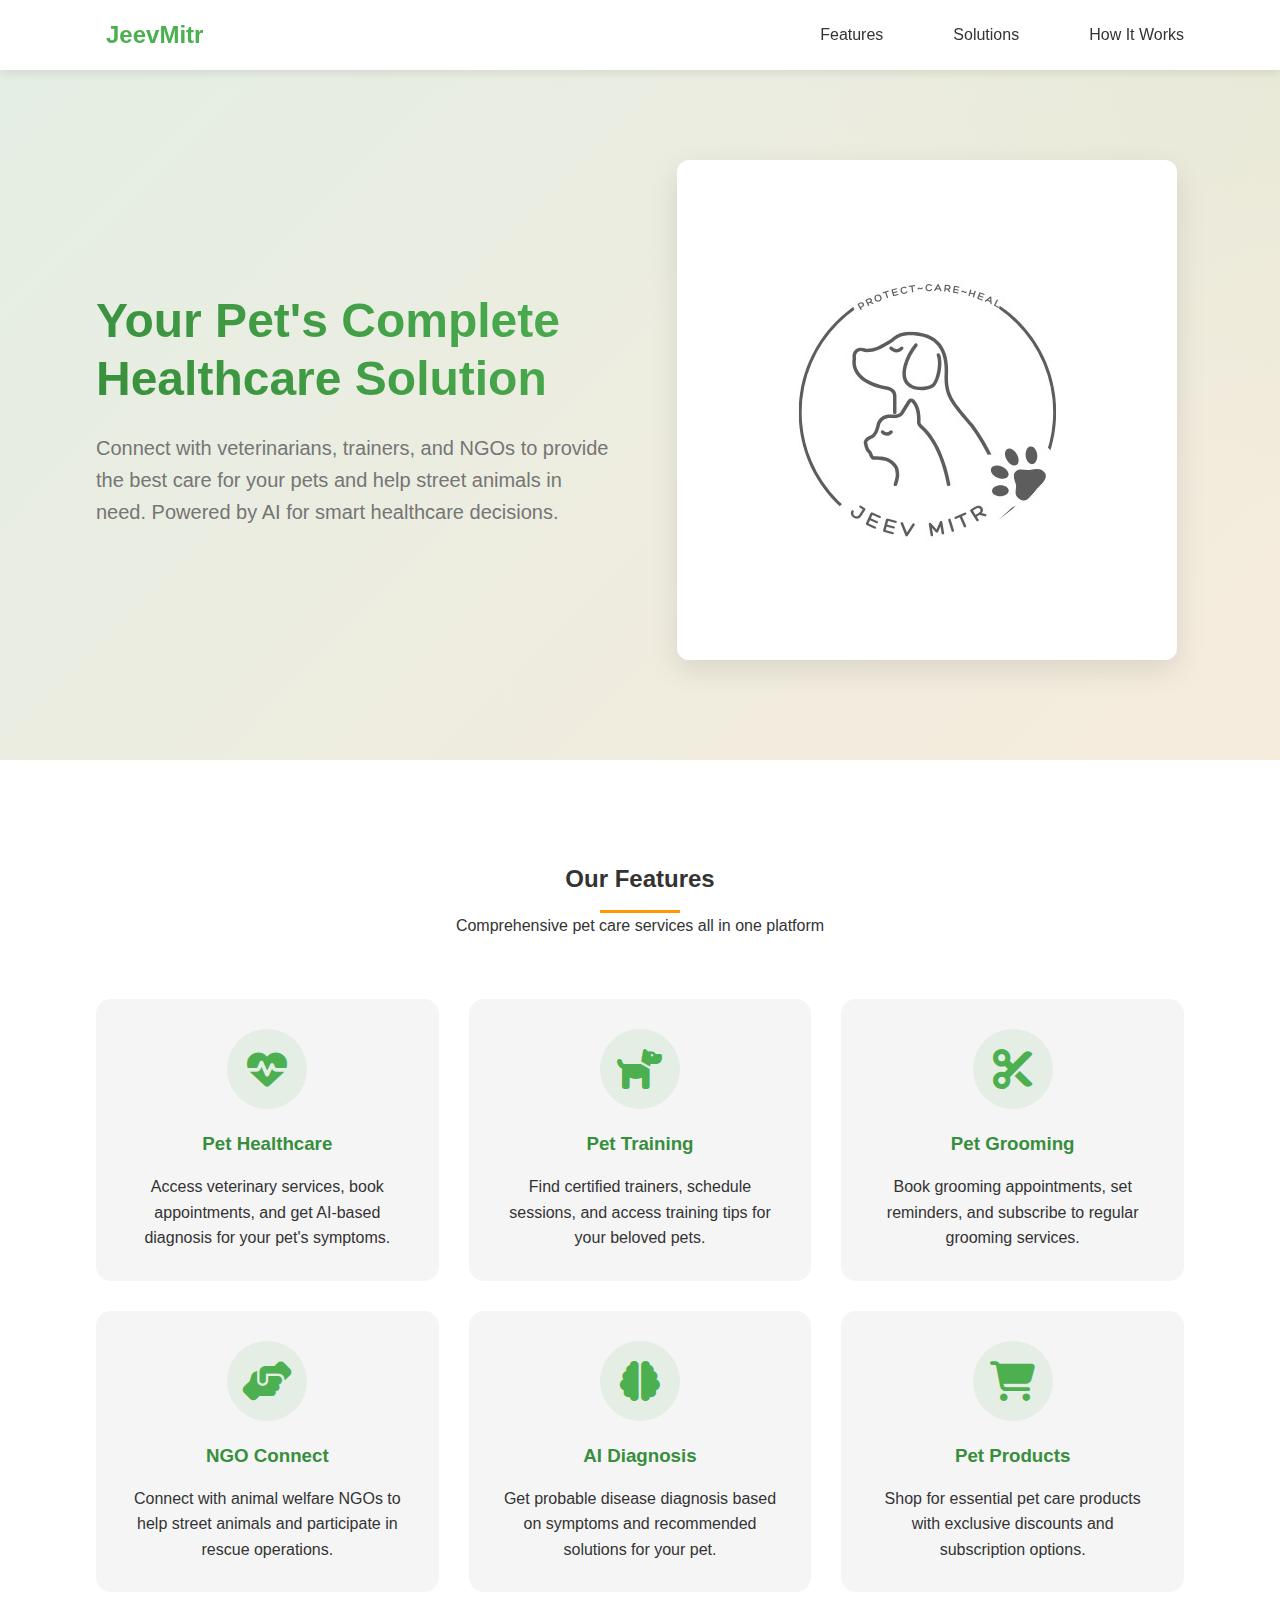
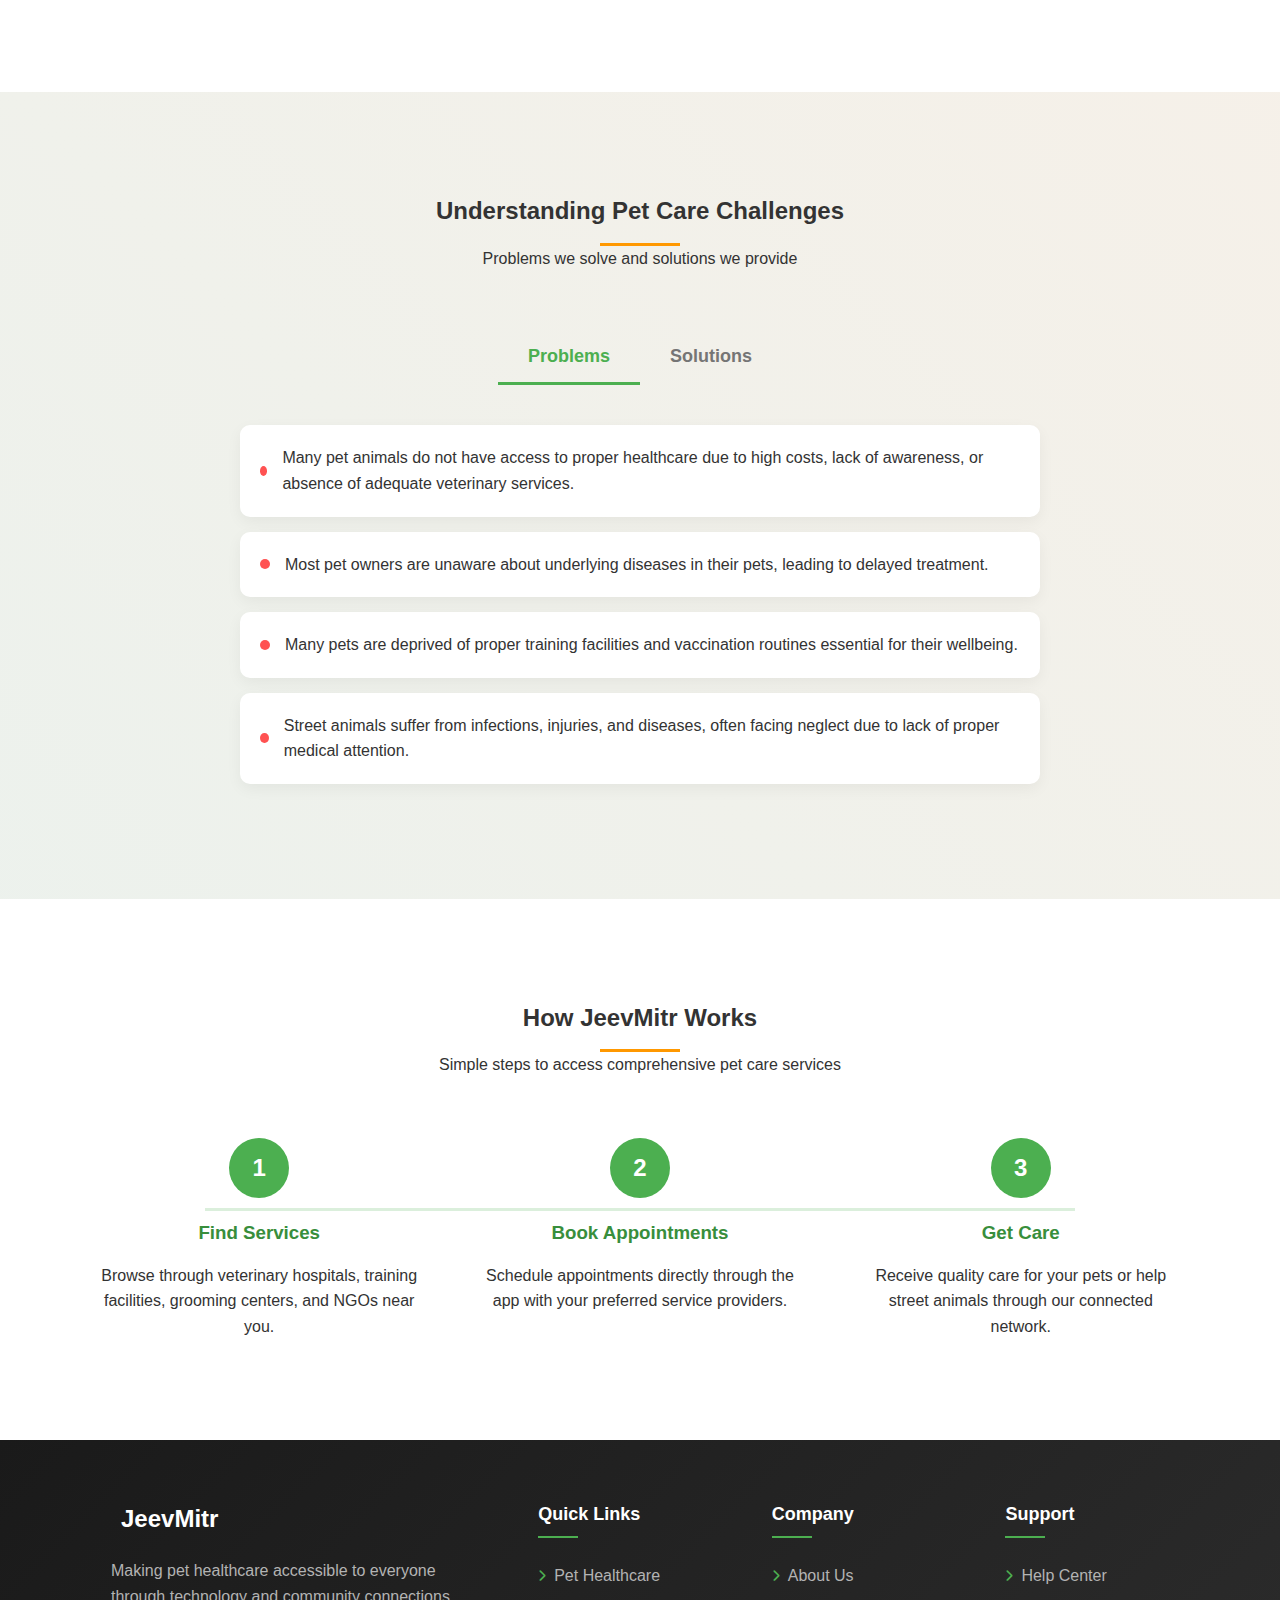
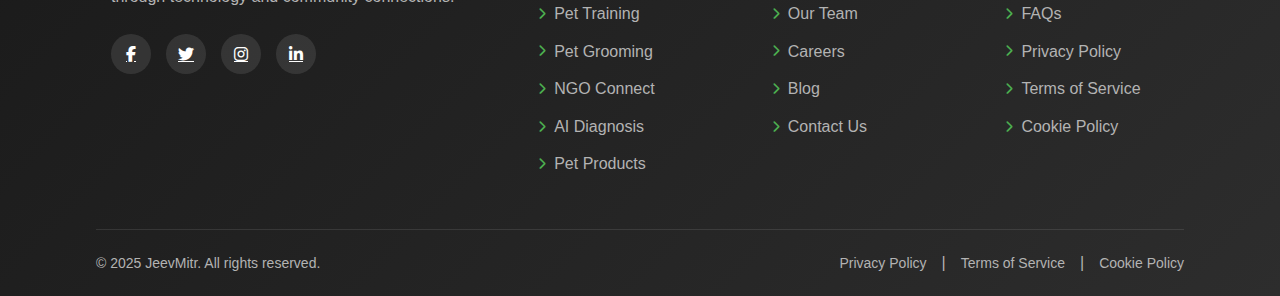
<file: index.html>
<!DOCTYPE html>
<html lang="en">
<head>
    <meta charset="UTF-8">
    <meta name="viewport" content="width=device-width, initial-scale=1.0">
    <title>JeevMitr - Complete Pet Healthcare Solution</title>
    <link rel="icon" href="/api/placeholder/32/32" type="image/png">
    <link href="https://fonts.googleapis.com/css2?family=Roboto:wght@400;500;700&display=swap" rel="stylesheet">
    <link rel="stylesheet" href="https://cdnjs.cloudflare.com/ajax/libs/font-awesome/6.5.1/css/all.min.css">
    <link rel="stylesheet" href="style.css">
</head>
<body>
    <header>
        <div class="container">
            <nav>
                <div class="logo">
                    <i style="font-size: 40px; color: var(--primary); margin-right: 10px;"></i>
                    <h1>JeevMitr</h1>
                </div>
                <ul class="nav-links">
                    <li><a href="#features">Features</a></li>
                    <li><a href="#problem-solution">Solutions</a></li>
                    <li><a href="#how-it-works">How It Works</a></li>
                    <!-- <li><a href="https://play.google.com" target="_blank" class="cta-button">
                        <i class="fab fa-google-play"></i>
                        Download App
                    </a></li> -->
                </ul>
            </nav>
        </div>
    </header>

    <section class="hero">
        <div class="container">
            <div class="hero-content">
                <h2>Your Pet's Complete Healthcare Solution</h2>
                <p>Connect with veterinarians, trainers, and NGOs to provide the best care for your pets and help street animals in need. Powered by AI for smart healthcare decisions.</p>
            </div>
            <div class="hero-image">
                <img src="jeevmitr.jpg" 
                     alt="JeevMitr App Interface" 
                     style="max-width: 100%; height: auto; border-radius: 12px; box-shadow: 0 10px 30px rgba(0,0,0,0.1);">
            </div>
        </div>
    </section>

    <section class="features" id="features">
        <div class="container">
            <div class="section-title">
                <h2>Our Features</h2>
                <p>Comprehensive pet care services all in one platform</p>
            </div>
            <div class="features-grid">
                <div class="feature-card" onclick="window.location.href='pet-healthcare.html'">
                    <div class="feature-icon">
                        <i class="fas fa-heartbeat" style="font-size: 40px; color: var(--primary);"></i>
                    </div>
                    <h3>Pet Healthcare</h3>
                    <p>Access veterinary services, book appointments, and get AI-based diagnosis for your pet's symptoms.</p>
                </div>
                <div class="feature-card" onclick="window.location.href='pet-training.html'">
                    <div class="feature-icon">
                        <i class="fas fa-dog" style="font-size: 40px; color: var(--primary);"></i>
                    </div>
                    <h3>Pet Training</h3>
                    <p>Find certified trainers, schedule sessions, and access training tips for your beloved pets.</p>
                </div>
                <div class="feature-card" onclick="window.location.href='pet-grooming.html'">
                    <div class="feature-icon">
                        <i class="fas fa-cut" style="font-size: 40px; color: var(--primary);"></i>
                    </div>
                    <h3>Pet Grooming</h3>
                    <p>Book grooming appointments, set reminders, and subscribe to regular grooming services.</p>
                </div>
                <div class="feature-card" onclick="window.location.href='ngo-connect.html'">
                    <div class="feature-icon">
                        <i class="fas fa-hands-helping" style="font-size: 40px; color: var(--primary);"></i>
                    </div>
                    <h3>NGO Connect</h3>
                    <p>Connect with animal welfare NGOs to help street animals and participate in rescue operations.</p>
                </div>
                <div class="feature-card" onclick="window.location.href='ai-diagnosis.html'">
                    <div class="feature-icon">
                        <i class="fas fa-brain" style="font-size: 40px; color: var(--primary);"></i>
                    </div>
                    <h3>AI Diagnosis</h3>
                    <p>Get probable disease diagnosis based on symptoms and recommended solutions for your pet.</p>
                </div>
                <div class="feature-card" onclick="window.location.href='pet-products.html'">
                    <div class="feature-icon">
                        <i class="fas fa-shopping-cart" style="font-size: 40px; color: var(--primary);"></i>
                    </div>
                    <h3>Pet Products</h3>
                    <p>Shop for essential pet care products with exclusive discounts and subscription options.</p>
                </div>
            </div>
        </div>
    </section>

    <section class="problem-solution" id="problem-solution">
        <div class="container">
            <div class="section-title">
                <h2>Understanding Pet Care Challenges</h2>
                <p>Problems we solve and solutions we provide</p>
            </div>
            <div class="tabs">
                <button class="tab-button active" onclick="openTab('problems', event)">Problems</button>
                <button class="tab-button" onclick="openTab('solutions', event)">Solutions</button>
            </div>
            <div id="problems" class="tab-content active">
                <ul class="problem-list">
                    <li>Many pet animals do not have access to proper healthcare due to high costs, lack of awareness, or absence of adequate veterinary services.</li>
                    <li>Most pet owners are unaware about underlying diseases in their pets, leading to delayed treatment.</li>
                    <li>Many pets are deprived of proper training facilities and vaccination routines essential for their wellbeing.</li>
                    <li>Street animals suffer from infections, injuries, and diseases, often facing neglect due to lack of proper medical attention.</li>
                </ul>
            </div>
            <div id="solutions" class="tab-content">
                <ul class="solution-list">
                    <li>We provide essential pet healthcare products on a single platform with competitive pricing and home delivery options.</li>
                    <li>Our app tells the probable diseases and recommends solutions based on symptoms through AI-powered diagnosis.</li>
                    <li>Our app connects veterinarians, trainers and pet owners in need through an easy booking system.</li>
                    <li>Our app connects NGOs and common people to collaborate on street animal rescue and rehabilitation efforts.</li>
                </ul>
            </div>
        </div>
    </section>

    <section class="how-it-works" id="how-it-works">
        <div class="container">
            <div class="section-title">
                <h2>How JeevMitr Works</h2>
                <p>Simple steps to access comprehensive pet care services</p>
            </div>
            <div class="steps">
                <div class="step">
                    <div class="step-number">1</div>
                    <h3>Find Services</h3>
                    <p>Browse through veterinary hospitals, training facilities, grooming centers, and NGOs near you.</p>
                </div>
                <div class="step">
                    <div class="step-number">2</div>
                    <h3>Book Appointments</h3>
                    <p>Schedule appointments directly through the app with your preferred service providers.</p>
                </div>
                <div class="step">
                    <div class="step-number">3</div>
                    <h3>Get Care</h3>
                    <p>Receive quality care for your pets or help street animals through our connected network.</p>
                </div>
            </div>
        </div>
    </section>

    <footer>
        <div class="container">
            <div class="footer-content">
                <div class="footer-column">
                    <div class="footer-logo">
                        <i style="font-size: 40px; color: white; margin-right: 10px;"></i>
                        <h3>JeevMitr</h3>
                    </div>
                    <p class="footer-description">Making pet healthcare accessible to everyone through technology and community connections.</p>
                    <div class="social-links">
                        <a href="#" class="social-icon" title="Facebook">
                            <i class="fab fa-facebook-f"></i>
                        </a>
                        <a href="#" class="social-icon" title="Twitter">
                            <i class="fab fa-twitter"></i>
                        </a>
                        <a href="#" class="social-icon" title="Instagram">
                            <i class="fab fa-instagram"></i>
                        </a>
                        <a href="#" class="social-icon" title="LinkedIn">
                            <i class="fab fa-linkedin-in"></i>
                        </a>
                    </div>
                </div>
                <div class="footer-column">
                    <h4>Quick Links</h4>
                    <ul class="footer-links">
                        <li><a href="pet-healthcare.html"><i class="fas fa-chevron-right"></i> Pet Healthcare</a></li>
                        <li><a href="pet-training.html"><i class="fas fa-chevron-right"></i> Pet Training</a></li>
                        <li><a href="pet-grooming.html"><i class="fas fa-chevron-right"></i> Pet Grooming</a></li>
                        <li><a href="ngo-connect.html"><i class="fas fa-chevron-right"></i> NGO Connect</a></li>
                        <li><a href="ai-diagnosis.html"><i class="fas fa-chevron-right"></i> AI Diagnosis</a></li>
                        <li><a href="pet-products.html"><i class="fas fa-chevron-right"></i> Pet Products</a></li>
                    </ul>
                </div>
                <div class="footer-column">
                    <h4>Company</h4>
                    <ul class="footer-links">
                        <li><a href="#"><i class="fas fa-chevron-right"></i> About Us</a></li>
                        <li><a href="#"><i class="fas fa-chevron-right"></i> Our Team</a></li>
                        <li><a href="#"><i class="fas fa-chevron-right"></i> Careers</a></li>
                        <li><a href="#"><i class="fas fa-chevron-right"></i> Blog</a></li>
                        <li><a href="#"><i class="fas fa-chevron-right"></i> Contact Us</a></li>
                    </ul>
                </div>
                <div class="footer-column">
                    <h4>Support</h4>
                    <ul class="footer-links">
                        <li><a href="#"><i class="fas fa-chevron-right"></i> Help Center</a></li>
                        <li><a href="#"><i class="fas fa-chevron-right"></i> FAQs</a></li>
                        <li><a href="#"><i class="fas fa-chevron-right"></i> Privacy Policy</a></li>
                        <li><a href="#"><i class="fas fa-chevron-right"></i> Terms of Service</a></li>
                        <li><a href="#"><i class="fas fa-chevron-right"></i> Cookie Policy</a></li>
                    </ul>
                </div>
            </div>
            <div class="footer-bottom">
                <div class="copyright">
                    <p>&copy; 2025 JeevMitr. All rights reserved.</p>
                </div>
                <div class="footer-legal">
                    <a href="#">Privacy Policy</a>
                    <span class="separator">|</span>
                    <a href="#">Terms of Service</a>
                    <span class="separator">|</span>
                    <a href="#">Cookie Policy</a>
                </div>
            </div>
        </div>
    </footer>

    <script src="script.js"></script>
</body>
</html>
</file>
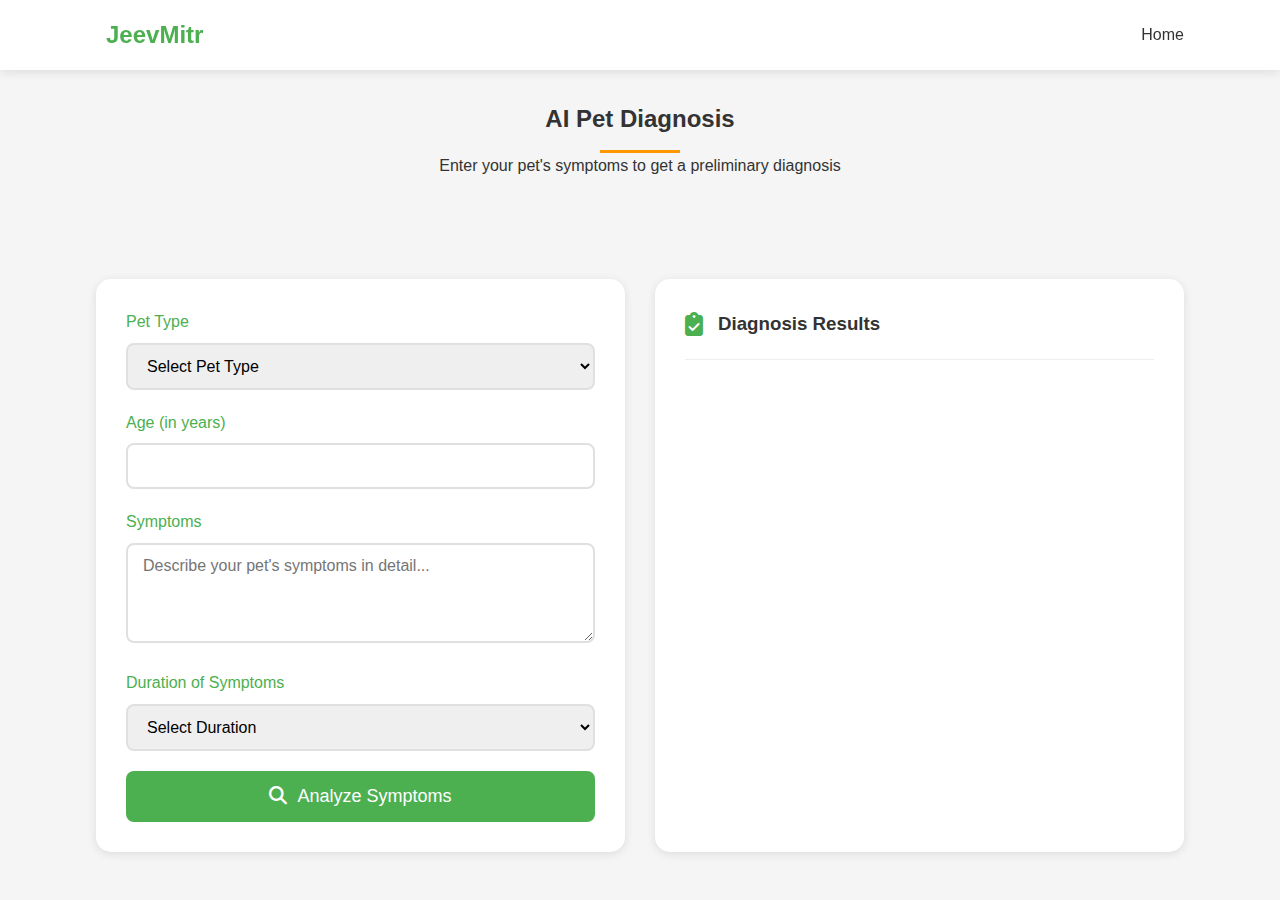
<file: ai-diagnosis.html>
<!DOCTYPE html>
<html lang="en">
<head>
    <meta charset="UTF-8">
    <meta name="viewport" content="width=device-width, initial-scale=1.0">
    <title>AI Diagnosis - JeevMitr</title>
    <link href="https://fonts.googleapis.com/css2?family=Roboto:wght@400;500;700&display=swap" rel="stylesheet">
    <link rel="stylesheet" href="https://cdnjs.cloudflare.com/ajax/libs/font-awesome/6.5.1/css/all.min.css">
    <link rel="stylesheet" href="style.css">
    <style>
        .ai-diagnosis {
            padding-top: 100px;
            min-height: 100vh;
            background: #f5f5f5;
        }
        .diagnosis-container {
            display: grid;
            grid-template-columns: 1fr 1fr;
            gap: 30px;
            padding: 40px 0;
        }
        .symptoms-form {
            background: white;
            padding: 30px;
            border-radius: 15px;
            box-shadow: 0 2px 10px rgba(0,0,0,0.1);
        }
        .results-section {
            background: white;
            padding: 30px;
            border-radius: 15px;
            box-shadow: 0 2px 10px rgba(0,0,0,0.1);
        }
        .form-group {
            margin-bottom: 20px;
        }
        .form-group label {
            display: block;
            margin-bottom: 8px;
            color: var(--primary);
            font-weight: 500;
        }
        .form-group input,
        .form-group select,
        .form-group textarea {
            width: 100%;
            padding: 12px 15px;
            border: 2px solid #e0e0e0;
            border-radius: 8px;
            font-size: 16px;
            transition: all 0.3s;
        }
        .form-group input:focus,
        .form-group select:focus,
        .form-group textarea:focus {
            border-color: var(--primary);
            outline: none;
            box-shadow: 0 0 0 3px rgba(76, 175, 80, 0.1);
        }
        .symptom-tags {
            display: flex;
            flex-wrap: wrap;
            gap: 10px;
            margin-top: 10px;
        }
        .symptom-tag {
            background: var(--primary-light);
            color: var(--primary);
            padding: 8px 15px;
            border-radius: 20px;
            font-size: 14px;
            display: flex;
            align-items: center;
            gap: 5px;
        }
        .symptom-tag i {
            cursor: pointer;
        }
        .submit-btn {
            background: var(--primary);
            color: white;
            padding: 15px 30px;
            border: none;
            border-radius: 8px;
            font-size: 18px;
            font-weight: 500;
            cursor: pointer;
            transition: all 0.3s;
            width: 100%;
            display: flex;
            align-items: center;
            justify-content: center;
            gap: 10px;
        }
        .submit-btn:hover {
            background: var(--primary-dark);
            transform: translateY(-2px);
            box-shadow: 0 5px 15px rgba(76, 175, 80, 0.3);
        }
        .submit-btn:disabled {
            background: #ccc;
            cursor: not-allowed;
            transform: none;
            box-shadow: none;
        }
        .results-header {
            display: flex;
            align-items: center;
            gap: 15px;
            margin-bottom: 20px;
        }
        .results-header i {
            font-size: 24px;
            color: var(--primary);
        }
        .disease-card {
            background: #f8f9fa;
            padding: 20px;
            border-radius: 10px;
            margin-bottom: 15px;
        }
        .disease-name {
            font-size: 18px;
            color: var(--primary);
            margin-bottom: 10px;
            font-weight: 500;
        }
        .disease-probability {
            display: flex;
            align-items: center;
            gap: 10px;
            margin-bottom: 10px;
        }
        .probability-bar {
            flex: 1;
            height: 8px;
            background: #e0e0e0;
            border-radius: 4px;
            overflow: hidden;
        }
        .probability-fill {
            height: 100%;
            background: var(--primary);
            border-radius: 4px;
        }
        .disease-description {
            font-size: 14px;
            color: #666;
            margin-bottom: 10px;
        }
        .recommendations {
            margin-top: 20px;
            padding-top: 20px;
            border-top: 1px solid #eee;
        }
        .recommendation-item {
            display: flex;
            align-items: center;
            gap: 10px;
            margin-bottom: 10px;
            padding: 10px;
            background: #f8f9fa;
            border-radius: 8px;
        }
        .recommendation-item i {
            color: var(--primary);
        }
        .loading {
            display: none;
            text-align: center;
            padding: 20px;
        }
        .loading i {
            font-size: 24px;
            color: var(--primary);
            animation: spin 1s linear infinite;
        }
        @keyframes spin {
            0% { transform: rotate(0deg); }
            100% { transform: rotate(360deg); }
        }
        @media (max-width: 768px) {
            .diagnosis-container {
                grid-template-columns: 1fr;
            }
        }
    </style>
</head>
<body>
    <header>
        <div class="container">
            <nav>
                <div class="logo">
                    <i style="font-size: 40px; color: var(--primary); margin-right: 10px;"></i>
                    <h1>JeevMitr</h1>
                </div>
                <ul class="nav-links">
                    <li><a href="index.html">Home</a></li>
                </ul>
            </nav>
        </div>
    </header>

    <section class="ai-diagnosis">
        <div class="container">
            <div class="section-title">
                <h2>AI Pet Diagnosis</h2>
                <p>Enter your pet's symptoms to get a preliminary diagnosis</p>
            </div>
            <div class="diagnosis-container">
                <div class="symptoms-form">
                    <form id="diagnosisForm">
                        <div class="form-group">
                            <label for="petType">Pet Type</label>
                            <select id="petType" required>
                                <option value="">Select Pet Type</option>
                                <option value="dog">Dog</option>
                                <option value="cat">Cat</option>
                                <option value="bird">Bird</option>
                                <option value="other">Other</option>
                            </select>
                        </div>
                        <div class="form-group">
                            <label for="age">Age (in years)</label>
                            <input type="number" id="age" min="0" max="30" required>
                        </div>
                        <div class="form-group">
                            <label for="symptoms">Symptoms</label>
                            <textarea id="symptoms" rows="4" placeholder="Describe your pet's symptoms in detail..." required></textarea>
                        </div>
                        <div class="form-group">
                            <label for="duration">Duration of Symptoms</label>
                            <select id="duration" required>
                                <option value="">Select Duration</option>
                                <option value="lessThanDay">Less than a day</option>
                                <option value="1-3days">1-3 days</option>
                                <option value="4-7days">4-7 days</option>
                                <option value="moreThanWeek">More than a week</option>
                            </select>
                        </div>
                        <button type="submit" class="submit-btn" id="submitBtn">
                            <i class="fas fa-search"></i> Analyze Symptoms
                        </button>
                    </form>
                </div>

                <div class="results-section">
                    <div class="loading" id="loading">
                        <i class="fas fa-spinner"></i>
                        <p>Analyzing symptoms...</p>
                    </div>
                    <div id="resultsContent">
                        <div class="results-header">
                            <i class="fas fa-clipboard-check"></i>
                            <h3>Diagnosis Results</h3>
                        </div>
                        <div id="diseaseResults">
                            <!-- Disease results will be displayed here -->
                        </div>
                        <div class="recommendations" id="recommendations">
                            <!-- Recommendations will be displayed here -->
                        </div>
                    </div>
                </div>
            </div>
        </div>
    </section>

    <script>
        // Sample disease database
        const diseaseDatabase = {
            dog: [
                {
                    name: "Canine Parvovirus",
                    symptoms: ["vomiting", "diarrhea", "lethargy", "loss of appetite"],
                    description: "A highly contagious viral disease affecting dogs, particularly puppies.",
                    recommendations: [
                        "Seek immediate veterinary care",
                        "Keep the dog hydrated",
                        "Isolate from other dogs",
                        "Follow strict hygiene protocols" 
                    ]
                },
                {
                    name: "Kennel Cough",
                    symptoms: ["coughing", "sneezing", "runny nose", "fever"],
                    description: "A respiratory infection common in dogs, especially in crowded conditions.",
                    recommendations: [
                        "Visit veterinarian for diagnosis",
                        "Keep dog warm and comfortable",
                        "Ensure proper rest",
                        "Consider vaccination"
                    ]
                },
                {
                    name: "Flea Allergy Dermatitis",
                    symptoms: ["itching", "red skin", "hair loss", "scabs"],
                    description: "An allergic reaction to flea bites causing severe itching and skin irritation.",
                    recommendations: [
                        "Use flea prevention treatment",
                        "Regular grooming",
                        "Clean bedding and environment",
                        "Consult vet for medication"
                    ]
                }
            ],
            cat: [
                {
                    name: "Feline Upper Respiratory Infection",
                    symptoms: ["sneezing", "coughing", "runny nose", "eye discharge"],
                    description: "A common viral or bacterial infection affecting cats' respiratory system.",
                    recommendations: [
                        "Keep cat warm and comfortable",
                        "Ensure proper hydration",
                        "Clean eyes and nose regularly",
                        "Visit veterinarian if symptoms worsen"
                    ]
                },
                {
                    name: "Feline Lower Urinary Tract Disease",
                    symptoms: ["frequent urination", "blood in urine", "straining to urinate", "litter box avoidance"],
                    description: "A group of conditions affecting the bladder and urethra in cats.",
                    recommendations: [
                        "Seek immediate veterinary care",
                        "Increase water intake",
                        "Consider special diet",
                        "Reduce stress"
                    ]
                },
                {
                    name: "Feline Diabetes",
                    symptoms: ["increased thirst", "frequent urination", "weight loss", "increased appetite"],
                    description: "A metabolic disorder where the body cannot properly regulate blood sugar levels.",
                    recommendations: [
                        "Consult veterinarian for diagnosis",
                        "Implement dietary changes",
                        "Regular monitoring",
                        "Consider insulin therapy"
                    ]
                }
            ]
        };

        const diagnosisForm = document.getElementById('diagnosisForm');
        const loading = document.getElementById('loading');
        const resultsContent = document.getElementById('resultsContent');
        const diseaseResults = document.getElementById('diseaseResults');
        const recommendations = document.getElementById('recommendations');
        const submitBtn = document.getElementById('submitBtn');

        diagnosisForm.addEventListener('submit', function(e) {
            e.preventDefault();
            
            // Show loading state
            loading.style.display = 'block';
            resultsContent.style.display = 'none';
            submitBtn.disabled = true;

            // Simulate AI processing delay
            setTimeout(() => {
                analyzeSymptoms();
                loading.style.display = 'none';
                resultsContent.style.display = 'block';
                submitBtn.disabled = false;
            }, 2000);
        });

        function analyzeSymptoms() {
            const petType = document.getElementById('petType').value;
            const symptoms = document.getElementById('symptoms').value.toLowerCase();
            const age = parseInt(document.getElementById('age').value);
            const duration = document.getElementById('duration').value;

            // Clear previous results
            diseaseResults.innerHTML = '';
            recommendations.innerHTML = '';

            if (!petType || !symptoms) {
                diseaseResults.innerHTML = '<p>Please enter all required information.</p>';
                return;
            }

            const petDiseases = diseaseDatabase[petType] || [];
            const matchedDiseases = [];

            // Find matching diseases based on symptoms
            petDiseases.forEach(disease => {
                const matchingSymptoms = disease.symptoms.filter(symptom => 
                    symptoms.includes(symptom)
                );
                
                if (matchingSymptoms.length > 0) {
                    const probability = (matchingSymptoms.length / disease.symptoms.length) * 100;
                    matchedDiseases.push({
                        ...disease,
                        probability: Math.min(probability, 100)
                    });
                }
            });

            // Sort by probability
            matchedDiseases.sort((a, b) => b.probability - a.probability);

            // Display results
            if (matchedDiseases.length === 0) {
                diseaseResults.innerHTML = `
                    <div class="disease-card">
                        <p>No matching conditions found. Please consult a veterinarian for a proper diagnosis.</p>
                    </div>
                `;
            } else {
                matchedDiseases.forEach(disease => {
                    const diseaseCard = document.createElement('div');
                    diseaseCard.className = 'disease-card';
                    diseaseCard.innerHTML = `
                        <h4 class="disease-name">${disease.name}</h4>
                        <div class="disease-probability">
                            <span>${disease.probability.toFixed(1)}% match</span>
                            <div class="probability-bar">
                                <div class="probability-fill" style="width: ${disease.probability}%"></div>
                            </div>
                        </div>
                        <p class="disease-description">${disease.description}</p>
                    `;
                    diseaseResults.appendChild(diseaseCard);

                    // Add recommendations
                    disease.recommendations.forEach(rec => {
                        const recItem = document.createElement('div');
                        recItem.className = 'recommendation-item';
                        recItem.innerHTML = `
                            <i class="fas fa-check-circle"></i>
                            <span>${rec}</span>
                        `;
                        recommendations.appendChild(recItem);
                    });
                });
            }

            // Add disclaimer
            const disclaimer = document.createElement('div');
            disclaimer.className = 'disease-card';
            disclaimer.innerHTML = `
                <p style="color: #666; font-size: 14px;">
                    <strong>Disclaimer:</strong> This is a preliminary diagnosis based on the symptoms provided. 
                    Please consult a veterinarian for a proper medical diagnosis and treatment plan.
                </p>
            `;
            diseaseResults.appendChild(disclaimer);
        }
    </script>
</body>
</html>
</file>
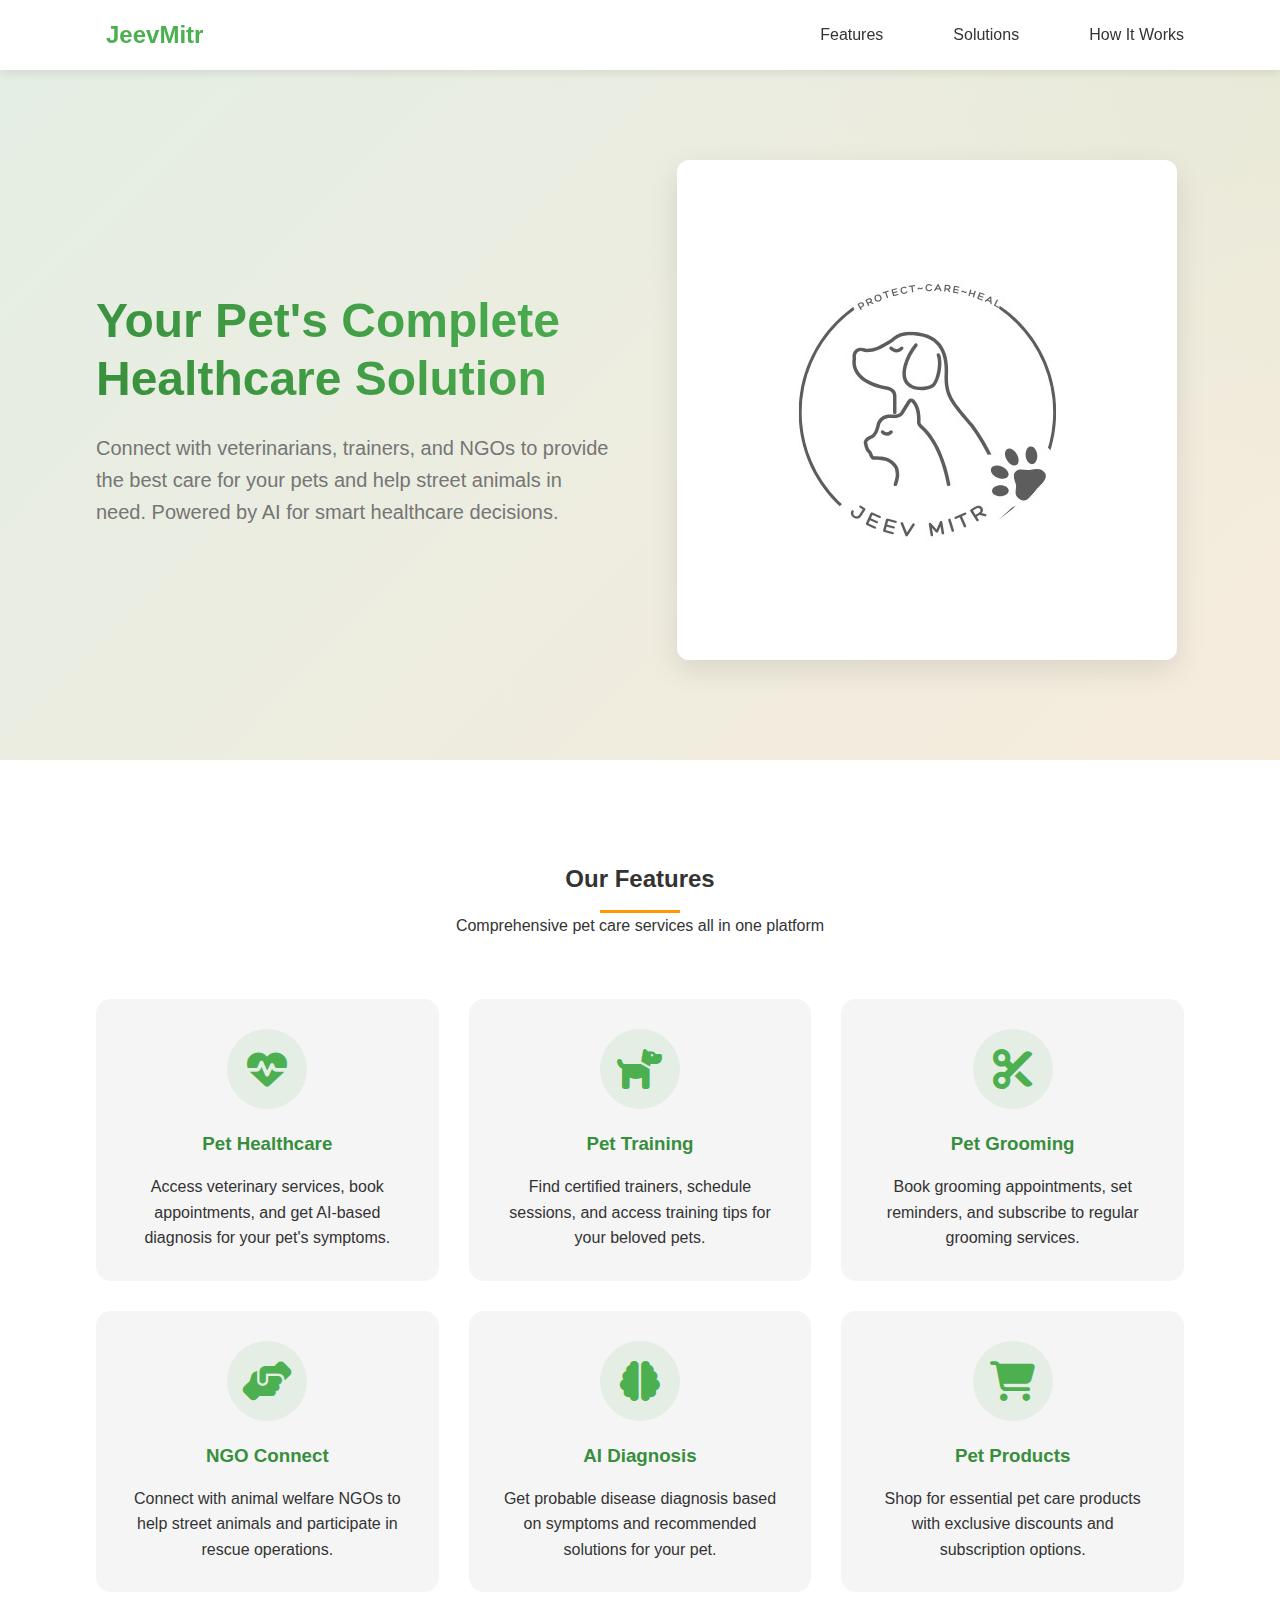
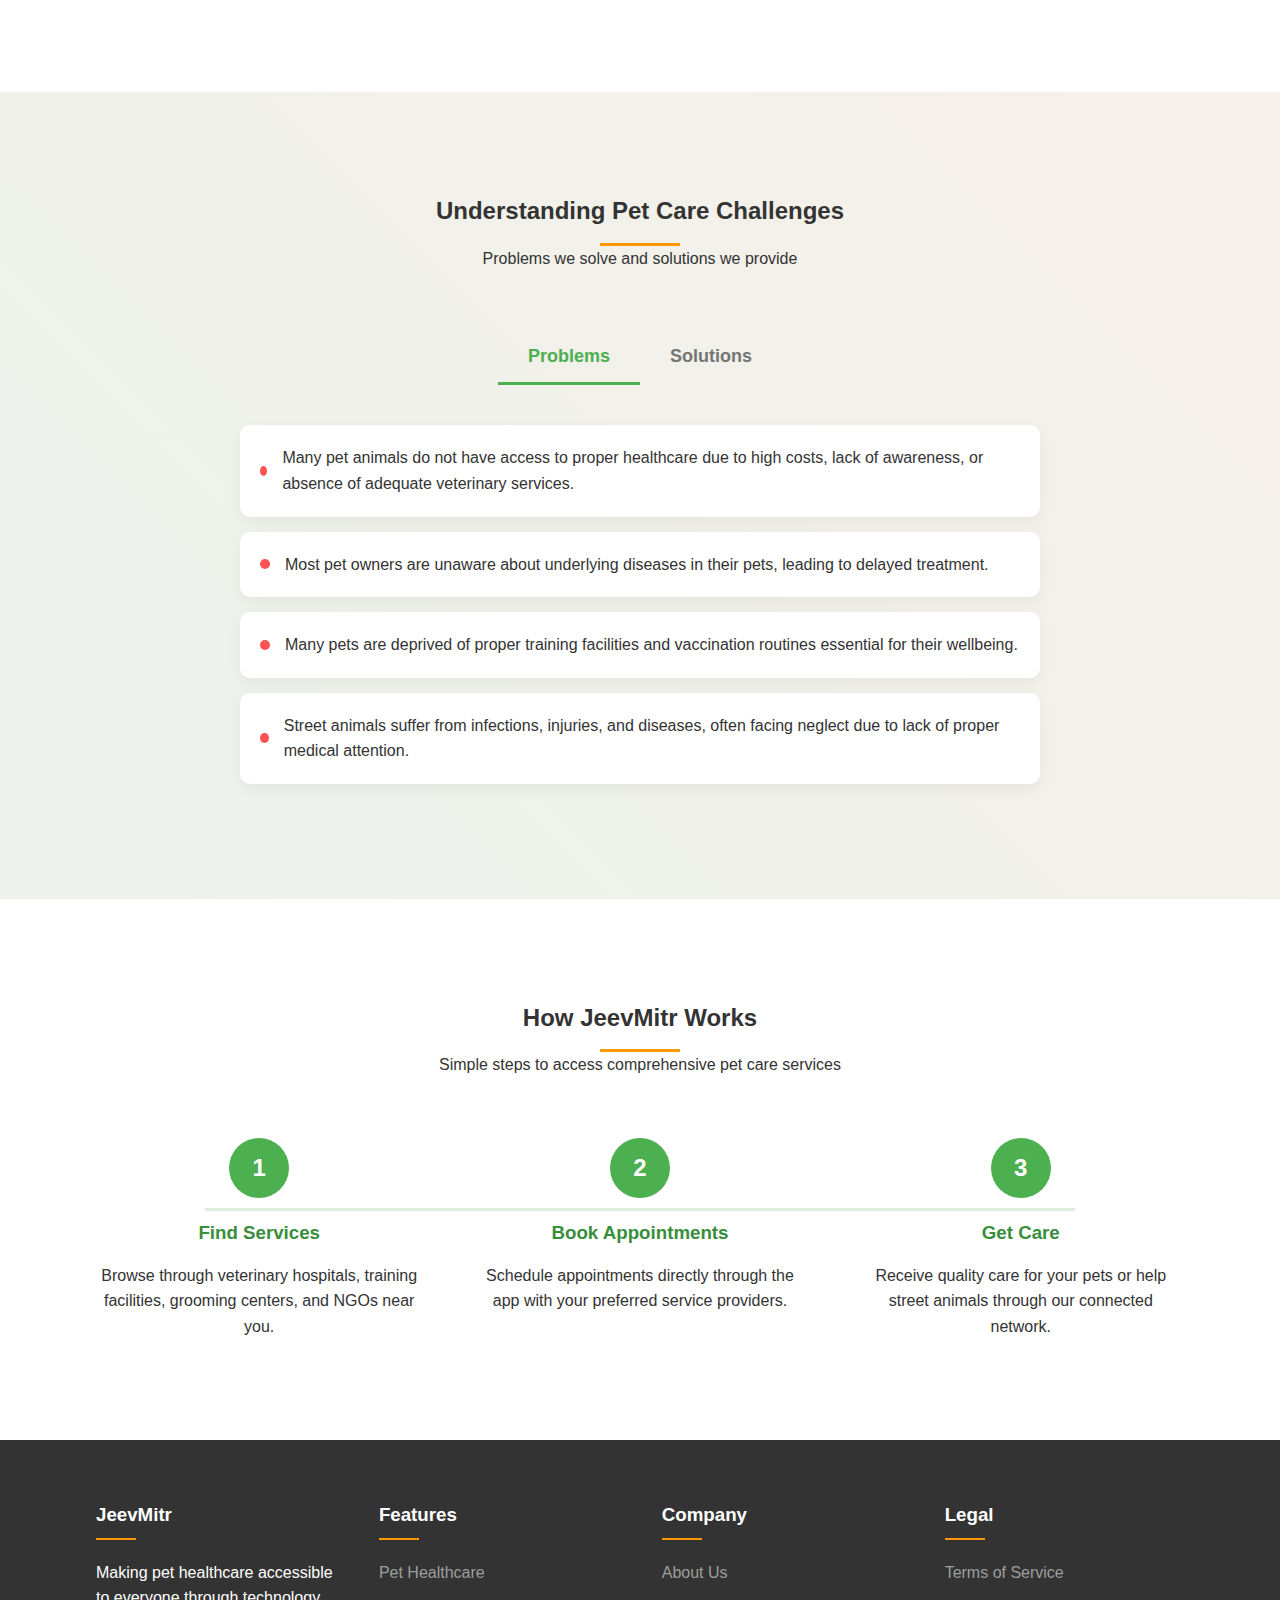
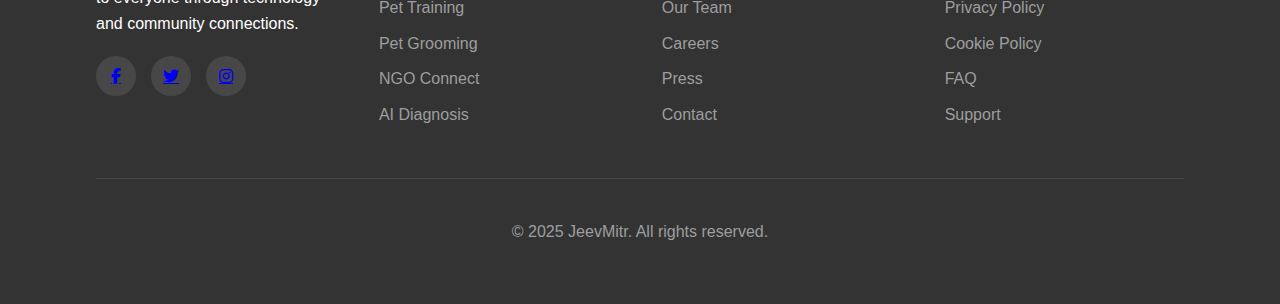
<file: bin.html>
<!DOCTYPE html>
<html lang="en">
<head>
    <meta charset="UTF-8">
    <meta name="viewport" content="width=device-width, initial-scale=1.0">
    <title>JeevMitr - Complete Pet Healthcare Solution</title>
    <link rel="icon" href="/api/placeholder/32/32" type="image/png">
    <link href="https://fonts.googleapis.com/css2?family=Roboto:wght@400;500;700&display=swap" rel="stylesheet">
    <link rel="stylesheet" href="https://cdnjs.cloudflare.com/ajax/libs/font-awesome/6.5.1/css/all.min.css">
    <style>
        :root {
            --primary: #4CAF50;
            --primary-dark: #388E3C;
            --accent: #FF9800;
            --light: #F5F5F5;
            --dark: #333333;
            --gray: #757575;
        }
        
        * {
            margin: 0;
            padding: 0;
            box-sizing: border-box;
            font-family: 'Segoe UI', Tahoma, Geneva, Verdana, sans-serif;
        }
        
        body {
            background-color: var(--light);
            color: var(--dark);
            line-height: 1.6;
        }
        
        header {
            background-color: white;
            box-shadow: 0 2px 10px rgba(0,0,0,0.1);
            position: fixed;
            width: 100%;
            z-index: 100;
        }
        
        .container {
            width: 85%;
            max-width: 1200px;
            margin: 0 auto;
        }
        
        nav {
            display: flex;
            justify-content: space-between;
            align-items: center;
            padding: 15px 0;
            height: 70px;
        }
        
        .logo {
            display: flex;
            align-items: center;
        }
        
        .logo img {
            height: 40px;
            margin-right: 10px;
        }
        
        .logo h1 {
            color: var(--primary);
            font-size: 24px;
        }
        
        .nav-links {
            display: flex;
            list-style: none;
            align-items: center;
            gap: 40px;
        }
        
        .nav-links li {
            margin-left: 30px;
        }
        
        .nav-links a {
            text-decoration: none;
            color: var(--dark);
            font-weight: 500;
            transition: color 0.3s;
        }
        
        .nav-links li a {
            text-decoration: none;
            color: var(--dark);
            font-weight: 500;
            font-size: 16px;
            transition: all 0.3s ease;
            position: relative;
        }
        
        .nav-links li a:not(.cta-button)::after {
            content: '';
            position: absolute;
            bottom: -5px;
            left: 0;
            width: 0;
            height: 2px;
            background-color: var(--primary);
            transition: width 0.3s ease;
        }
        
        .nav-links li a:not(.cta-button):hover::after {
            width: 100%;
        }
        
        .nav-links a:hover {
            color: var(--primary);
        }
        
        .cta-button {
            background: linear-gradient(45deg, var(--primary), var(--primary-dark));
            color: white;
            padding: 12px 24px;
            border-radius: 30px;
            font-weight: 600;
            transition: transform 0.3s ease, box-shadow 0.3s ease;
        }
        
        .cta-button:hover {
            transform: translateY(-2px);
            box-shadow: 0 5px 15px rgba(76, 175, 80, 0.3);
        }
        
        /* Hero Section */
        .hero {
            padding: 160px 0 100px;
            background: linear-gradient(135deg, rgba(76, 175, 80, 0.1) 0%, rgba(255, 152, 0, 0.1) 100%);
            position: relative;
            overflow: hidden;
        }

        .hero .container {
            display: grid;
            grid-template-columns: 1fr 1fr;
            gap: 60px;
            align-items: center;
        }
        
        .hero::before {
            content: '';
            position: absolute;
            top: -50%;
            right: -50%;
            width: 100%;
            height: 100%;
            background: radial-gradient(circle, rgba(76, 175, 80, 0.05) 0%, transparent 70%);
            transform: rotate(-45deg);
        }
        
        .hero-content {
            width: 100%;
            position: relative;
            z-index: 2;
        }
        
        .hero-content h2 {
            font-size: 48px;
            line-height: 1.2;
            margin-bottom: 25px;
            background: linear-gradient(45deg, var(--primary-dark), var(--primary));
            -webkit-background-clip: text;
            -webkit-text-fill-color: transparent;
        }
        
        .hero-content p {
            font-size: 20px;
            line-height: 1.6;
            color: var(--gray);
            margin-bottom: 0; /* Changed from 40px since there are no buttons */
        }
        
        .hero-image {
            width: 100%;
            position: relative;
            z-index: 2;
            display: flex;
            justify-content: center;
            align-items: center;
        }

        .hero-image img {
            max-width: 100%;
            height: auto;
            border-radius: 12px;
            box-shadow: 0 10px 30px rgba(0,0,0,0.1);
            transition: transform 0.3s ease;
        }

        .hero-image img:hover {
            transform: translateY(-5px);
        }
        
        /* Features Section */
        .features {
            padding: 100px 0;
            background-color: white;
        }
        
        .section-title {
            text-align: center;
            margin-bottom: 60px;
        }
        
        .section-title h2 {
            position: relative;
            display: inline-block;
            padding-bottom: 15px;
        }
        
        .section-title h2::after {
            content: '';
            position: absolute;
            bottom: 0;
            left: 50%;
            transform: translateX(-50%);
            width: 80px;
            height: 3px;
            background-color: var(--accent);
        }
        
        .features-grid {
            display: grid;
            grid-template-columns: repeat(3, 1fr);
            gap: 30px;
        }
        
        .feature-card {
            background-color: var(--light);
            border-radius: 15px;
            padding: 30px;
            text-align: center;
            transition: transform 0.3s, box-shadow 0.3s;
        }
        
        .feature-card:hover {
            transform: translateY(-10px);
            box-shadow: 0 15px 30px rgba(0,0,0,0.1);
        }
        
        .feature-icon {
            background-color: rgba(76, 175, 80, 0.1);
            width: 80px;
            height: 80px;
            border-radius: 50%;
            display: flex;
            align-items: center;
            justify-content: center;
            margin: 0 auto 20px;
            color: var(--primary);
        }
        
        .feature-icon i {
            font-size: 40px;
        }
        
        .feature-card h3 {
            margin-bottom: 15px;
            color: var(--primary-dark);
        }
        
        /* Problem Solution Section */
        .problem-solution {
            padding: 100px 0;
            background: linear-gradient(45deg, rgba(76, 175, 80, 0.05), rgba(255, 152, 0, 0.05));
        }
        
        .tabs {
            display: flex;
            justify-content: center;
            margin-bottom: 40px;
        }
        
        .tab-button {
            padding: 15px 30px;
            border: none;
            background: none;
            font-size: 18px;
            font-weight: 600;
            color: var(--gray);
            cursor: pointer;
            transition: color 0.3s;
            border-bottom: 3px solid transparent;
        }
        
        .tab-button.active {
            color: var(--primary);
            border-bottom: 3px solid var(--primary);
        }
        
        .tab-content {
            display: none;
        }
        
        .tab-content.active {
            display: block;
        }
        
        .problem-list, .solution-list {
            list-style: none;
            max-width: 800px;
            margin: 0 auto;
        }
        
        .problem-list li, .solution-list li {
            background-color: white;
            padding: 20px;
            margin-bottom: 15px;
            border-radius: 10px;
            box-shadow: 0 5px 15px rgba(0,0,0,0.05);
            display: flex;
            align-items: center;
        }
        
        .problem-list li::before, .solution-list li::before {
            content: '';
            display: block;
            width: 10px;
            height: 10px;
            border-radius: 50%;
            margin-right: 15px;
        }
        
        .problem-list li::before {
            background-color: #FF5252;
        }
        
        .solution-list li::before {
            background-color: var(--primary);
        }
        
        /* How It Works Section */
        .how-it-works {
            padding: 100px 0;
            background-color: white;
        }
        
        .steps {
            display: flex;
            justify-content: space-between;
            position: relative;
            margin-top: 60px;
        }
        
        .steps::before {
            content: '';
            position: absolute;
            top: 70px;
            left: 10%;
            right: 10%;
            height: 3px;
            background-color: rgba(76, 175, 80, 0.2);
            z-index: 1;
        }
        
        .step {
            text-align: center;
            position: relative;
            z-index: 2;
            width: 30%;
        }
        
        .step-number {
            width: 60px;
            height: 60px;
            background-color: var(--primary);
            color: white;
            border-radius: 50%;
            display: flex;
            align-items: center;
            justify-content: center;
            font-size: 24px;
            font-weight: 700;
            margin: 0 auto 20px;
        }
        
        .step h3 {
            margin-bottom: 15px;
            color: var(--primary-dark);
        }
        
        /* Footer */
        footer {
            background-color: var(--dark);
            color: white;
            padding: 60px 0;
        }
        
        .footer-content {
            display: flex;
            justify-content: space-between;
        }
        
        .footer-column {
            width: 22%;
        }
        
        .footer-column h3 {
            margin-bottom: 20px;
            position: relative;
            padding-bottom: 10px;
        }
        
        .footer-column h3::after {
            content: '';
            position: absolute;
            bottom: 0;
            left: 0;
            width: 40px;
            height: 2px;
            background-color: var(--accent);
        }
        
        .footer-links {
            list-style: none;
        }
        
        .footer-links li {
            margin-bottom: 10px;
        }
        
        .footer-links a {
            color: #9E9E9E;
            text-decoration: none;
            transition: color 0.3s;
        }
        
        .footer-links a:hover {
            color: white;
        }
        
        .social-links {
            display: flex;
            gap: 15px;
            margin-top: 20px;
        }
        
        .social-icon {
            width: 40px;
            height: 40px;
            border-radius: 50%;
            background-color: rgba(255,255,255,0.1);
            display: flex;
            align-items: center;
            justify-content: center;
            transition: background-color 0.3s;
        }
        
        .social-icon:hover {
            background-color: var(--accent);
        }
        
        .social-icon img {
            width: 20px;
            filter: brightness(0) invert(1);
        }
        
        .copyright {
            text-align: center;
            padding-top: 40px;
            color: #9E9E9E;
            border-top: 1px solid rgba(255,255,255,0.1);
            margin-top: 40px;
        }
        
        /* Responsive Design */
        @media (max-width: 992px) {
            .hero .container {
                grid-template-columns: 1fr;
                gap: 40px;
                text-align: center;
            }
            
            .hero-content, .hero-image {
                width: 100%;
            }
            
            .hero-image {
                order: -1;
            }
            
            .hero-content {
                margin-bottom: 0;
            }
            
            .features-grid {
                grid-template-columns: repeat(2, 1fr);
            }
            
            .footer-content {
                flex-wrap: wrap;
            }
            
            .footer-column {
                width: 48%;
                margin-bottom: 30px;
            }
        }
        
        @media (max-width: 768px) {
            .hero {
                padding: 120px 0 60px;
            }
            
            .hero-content h2 {
                font-size: 36px;
            }
            
            .hero-content p {
                font-size: 18px;
            }
            
            .features-grid {
                grid-template-columns: 1fr;
            }
            
            .steps {
                flex-direction: column;
                align-items: center;
            }
            
            .steps::before {
                display: none;
            }
            
            .step {
                width: 100%;
                margin-bottom: 40px;
            }
            
            .footer-column {
                width: 100%;
            }
        }
    </style>
</head>
<body>
    <header>
        <div class="container">
            <nav>
                <div class="logo">
                    <i style="font-size: 40px; color: var(--primary); margin-right: 10px;"></i>
                    <h1>JeevMitr</h1>
                </div>
                <ul class="nav-links">
                    <li><a href="#features">Features</a></li>
                    <li><a href="#problem-solution">Solutions</a></li>
                    <li><a href="#how-it-works">How It Works</a></li>
                    <!-- <li><a href="https://play.google.com" target="_blank" class="cta-button">
                        <i class="fab fa-google-play"></i>
                        Download App
                    </a></li> -->
                </ul>
            </nav>
        </div>
    </header>

    <section class="hero">
        <div class="container">
            <div class="hero-content">
                <h2>Your Pet's Complete Healthcare Solution</h2>
                <p>Connect with veterinarians, trainers, and NGOs to provide the best care for your pets and help street animals in need. Powered by AI for smart healthcare decisions.</p>
            </div>
            <div class="hero-image">
                <img src="jeevmitr.jpg" 
                     alt="JeevMitr App Interface" 
                     style="max-width: 100%; height: auto; border-radius: 12px; box-shadow: 0 10px 30px rgba(0,0,0,0.1);">
            </div>
        </div>
    </section>

    <section class="features" id="features">
        <div class="container">
            <div class="section-title">
                <h2>Our Features</h2>
                <p>Comprehensive pet care services all in one platform</p>
            </div>
            <div class="features-grid">
                <div class="feature-card">
                    <div class="feature-icon">
                        <i class="fas fa-heartbeat" style="font-size: 40px; color: var(--primary);"></i>
                    </div>
                    <h3>Pet Healthcare</h3>
                    <p>Access veterinary services, book appointments, and get AI-based diagnosis for your pet's symptoms.</p>
                </div>
                <div class="feature-card">
                    <div class="feature-icon">
                        <i class="fas fa-dog" style="font-size: 40px; color: var(--primary);"></i>
                    </div>
                    <h3>Pet Training</h3>
                    <p>Find certified trainers, schedule sessions, and access training tips for your beloved pets.</p>
                </div>
                <div class="feature-card">
                    <div class="feature-icon">
                        <i class="fas fa-cut" style="font-size: 40px; color: var(--primary);"></i>
                    </div>
                    <h3>Pet Grooming</h3>
                    <p>Book grooming appointments, set reminders, and subscribe to regular grooming services.</p>
                </div>
                <div class="feature-card">
                    <div class="feature-icon">
                        <i class="fas fa-hands-helping" style="font-size: 40px; color: var(--primary);"></i>
                    </div>
                    <h3>NGO Connect</h3>
                    <p>Connect with animal welfare NGOs to help street animals and participate in rescue operations.</p>
                </div>
                <div class="feature-card">
                    <div class="feature-icon">
                        <i class="fas fa-brain" style="font-size: 40px; color: var(--primary);"></i>
                    </div>
                    <h3>AI Diagnosis</h3>
                    <p>Get probable disease diagnosis based on symptoms and recommended solutions for your pet.</p>
                </div>
                <div class="feature-card">
                    <div class="feature-icon">
                        <i class="fas fa-shopping-cart" style="font-size: 40px; color: var(--primary);"></i>
                    </div>
                    <h3>Pet Products</h3>
                    <p>Shop for essential pet care products with exclusive discounts and subscription options.</p>
                </div>
            </div>
        </div>
    </section>

    <section class="problem-solution" id="problem-solution">
        <div class="container">
            <div class="section-title">
                <h2>Understanding Pet Care Challenges</h2>
                <p>Problems we solve and solutions we provide</p>
            </div>
            <div class="tabs">
                <button class="tab-button active" onclick="openTab('problems')">Problems</button>
                <button class="tab-button" onclick="openTab('solutions')">Solutions</button>
            </div>
            <div id="problems" class="tab-content active">
                <ul class="problem-list">
                    <li>Many pet animals do not have access to proper healthcare due to high costs, lack of awareness, or absence of adequate veterinary services.</li>
                    <li>Most pet owners are unaware about underlying diseases in their pets, leading to delayed treatment.</li>
                    <li>Many pets are deprived of proper training facilities and vaccination routines essential for their wellbeing.</li>
                    <li>Street animals suffer from infections, injuries, and diseases, often facing neglect due to lack of proper medical attention.</li>
                </ul>
            </div>
            <div id="solutions" class="tab-content">
                <ul class="solution-list">
                    <li>We provide essential pet healthcare products on a single platform with competitive pricing and home delivery options.</li>
                    <li>Our app tells the probable diseases and recommends solutions based on symptoms through AI-powered diagnosis.</li>
                    <li>Our app connects veterinarians, trainers and pet owners in need through an easy booking system.</li>
                    <li>Our app connects NGOs and common people to collaborate on street animal rescue and rehabilitation efforts.</li>
                </ul>
            </div>
        </div>
    </section>

    <section class="how-it-works" id="how-it-works">
        <div class="container">
            <div class="section-title">
                <h2>How JeevMitr Works</h2>
                <p>Simple steps to access comprehensive pet care services</p>
            </div>
            <div class="steps">
                <div class="step">
                    <div class="step-number">1</div>
                    <h3>Find Services</h3>
                    <p>Browse through veterinary hospitals, training facilities, grooming centers, and NGOs near you.</p>
                </div>
                <div class="step">
                    <div class="step-number">2</div>
                    <h3>Book Appointments</h3>
                    <p>Schedule appointments directly through the app with your preferred service providers.</p>
                </div>
                <div class="step">
                    <div class="step-number">3</div>
                    <h3>Get Care</h3>
                    <p>Receive quality care for your pets or help street animals through our connected network.</p>
                </div>
            </div>
        </div>
    </section>

    <footer>
        <div class="container">
            <div class="footer-content">
                <div class="footer-column">
                    <h3>JeevMitr</h3>
                    <p>Making pet healthcare accessible to everyone through technology and community connections.</p>
                    <div class="social-links">
                        <a href="#" class="social-icon">
                            <i class="fab fa-facebook-f"></i>
                        </a>
                        <a href="#" class="social-icon">
                            <i class="fab fa-twitter"></i>
                        </a>
                        <a href="#" class="social-icon">
                            <i class="fab fa-instagram"></i>
                        </a>
                    </div>
                </div>
                <div class="footer-column">
                    <h3>Features</h3>
                    <ul class="footer-links">
                        <li><a href="#">Pet Healthcare</a></li>
                        <li><a href="#">Pet Training</a></li>
                        <li><a href="#">Pet Grooming</a></li>
                        <li><a href="#">NGO Connect</a></li>
                        <li><a href="#">AI Diagnosis</a></li>
                    </ul>
                </div>
                <div class="footer-column">
                    <h3>Company</h3>
                    <ul class="footer-links">
                        <li><a href="#">About Us</a></li>
                        <li><a href="#">Our Team</a></li>
                        <li><a href="#">Careers</a></li>
                        <li><a href="#">Press</a></li>
                        <li><a href="#">Contact</a></li>
                    </ul>
                </div>
                <div class="footer-column">
                    <h3>Legal</h3>
                    <ul class="footer-links">
                        <li><a href="#">Terms of Service</a></li>
                        <li><a href="#">Privacy Policy</a></li>
                        <li><a href="#">Cookie Policy</a></li>
                        <li><a href="#">FAQ</a></li>
                        <li><a href="#">Support</a></li>
                    </ul>
                </div>
            </div>
            <div class="copyright">
                <p>&copy; 2025 JeevMitr. All rights reserved.</p>
            </div>
        </div>
    </footer>

    <script>
        function openTab(tabName) {
    var i, tabContent, tabButtons;
    
    tabContent = document.getElementsByClassName("tab-content");
    for (i = 0; i < tabContent.length; i++) {  
        tabContent[i].classList.remove("active");
    }
    
    tabButtons = document.getElementsByClassName("tab-button");
    for (i = 0; i < tabButtons.length; i++) {
        tabButtons[i].classList.remove("active");
    }
    
    document.getElementById(tabName).classList.add("active");
    event.currentTarget.classList.add("active");
}
    </script>
</body>
</html>
</file>
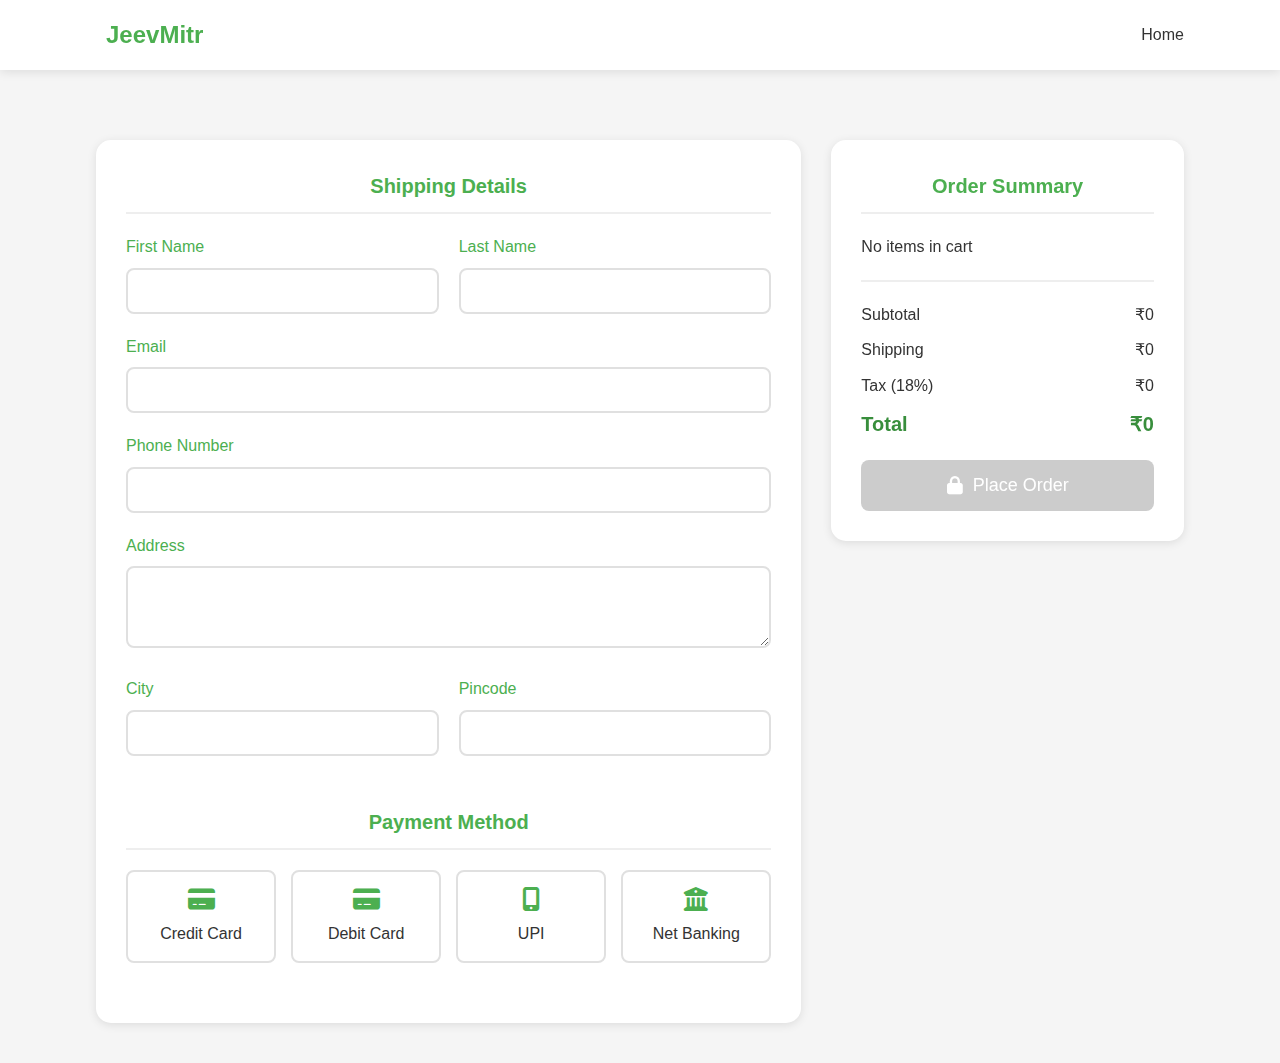
<file: checkout.html>
<!DOCTYPE html>
<html lang="en">
<head>
    <meta charset="UTF-8">
    <meta name="viewport" content="width=device-width, initial-scale=1.0">
    <title>Checkout - JeevMitr</title>
    <link href="https://fonts.googleapis.com/css2?family=Roboto:wght@400;500;700&display=swap" rel="stylesheet">
    <link rel="stylesheet" href="https://cdnjs.cloudflare.com/ajax/libs/font-awesome/6.5.1/css/all.min.css">
    <link rel="stylesheet" href="style.css">
    <style>
        .checkout {
            padding-top: 100px;
            min-height: 100vh;
            background: #f5f5f5;
        }
        .checkout-container {
            display: grid;
            grid-template-columns: 2fr 1fr;
            gap: 30px;
            padding: 40px 0;
        }
        .checkout-form {
            background: white;
            padding: 30px;
            border-radius: 15px;
            box-shadow: 0 2px 10px rgba(0,0,0,0.1);
        }
        .order-summary {
            background: white;
            padding: 30px;
            border-radius: 15px;
            box-shadow: 0 2px 10px rgba(0,0,0,0.1);
            height: fit-content;
            position: sticky;
            top: 120px;
        }
        .form-section {
            margin-bottom: 30px;
        }
        .section-title {
            font-size: 20px;
            color: var(--primary);
            margin-bottom: 20px;
            padding-bottom: 10px;
            border-bottom: 2px solid #eee;
        }
        .form-group {
            margin-bottom: 20px;
        }
        .form-group label {
            display: block;
            margin-bottom: 8px;
            color: var(--primary);
            font-weight: 500;
        }
        .form-group input,
        .form-group select,
        .form-group textarea {
            width: 100%;
            padding: 12px 15px;
            border: 2px solid #e0e0e0;
            border-radius: 8px;
            font-size: 16px;
            transition: all 0.3s;
        }
        .form-group input:focus,
        .form-group select:focus,
        .form-group textarea:focus {
            border-color: var(--primary);
            outline: none;
            box-shadow: 0 0 0 3px rgba(76, 175, 80, 0.1);
        }
        .form-row {
            display: grid;
            grid-template-columns: 1fr 1fr;
            gap: 20px;
        }
        .payment-methods {
            display: grid;
            grid-template-columns: repeat(auto-fit, minmax(150px, 1fr));
            gap: 15px;
            margin-top: 20px;
        }
        .payment-method {
            border: 2px solid #e0e0e0;
            border-radius: 8px;
            padding: 15px;
            text-align: center;
            cursor: pointer;
            transition: all 0.3s;
        }
        .payment-method:hover,
        .payment-method.selected {
            border-color: var(--primary);
            background: rgba(76, 175, 80, 0.05);
        }
        .payment-method i {
            font-size: 24px;
            margin-bottom: 10px;
            color: var(--primary);
        }
        .order-items {
            margin-bottom: 20px;
        }
        .order-item {
            display: flex;
            gap: 15px;
            padding: 15px 0;
            border-bottom: 1px solid #eee;
        }
        .order-item-image {
            width: 60px;
            height: 60px;
            object-fit: cover;
            border-radius: 8px;
        }
        .order-item-details {
            flex: 1;
        }
        .order-item-title {
            font-size: 16px;
            color: var(--primary);
            margin-bottom: 5px;
        }
        .order-item-price {
            font-size: 16px;
            color: var(--primary-dark);
            font-weight: 500;
        }
        .order-total {
            margin-top: 20px;
            padding-top: 20px;
            border-top: 2px solid #eee;
        }
        .total-row {
            display: flex;
            justify-content: space-between;
            margin-bottom: 10px;
            font-size: 16px;
        }
        .total-row.final {
            font-size: 20px;
            font-weight: bold;
            color: var(--primary-dark);
            margin-top: 10px;
        }
        .place-order-btn {
            width: 100%;
            padding: 15px;
            background: var(--primary);
            color: white;
            border: none;
            border-radius: 8px;
            font-size: 18px;
            font-weight: 500;
            cursor: pointer;
            transition: all 0.3s;
            margin-top: 20px;
            display: flex;
            align-items: center;
            justify-content: center;
            gap: 10px;
        }
        .place-order-btn:hover {
            background: var(--primary-dark);
            transform: translateY(-2px);
            box-shadow: 0 5px 15px rgba(76, 175, 80, 0.3);
        }
        .place-order-btn:disabled {
            background: #ccc;
            cursor: not-allowed;
            transform: none;
            box-shadow: none;
        }
        @media (max-width: 768px) {
            .checkout-container {
                grid-template-columns: 1fr;
            }
            .form-row {
                grid-template-columns: 1fr;
            }
            .order-summary {
                position: static;
            }
        }
    </style>
</head>
<body>
    <header>
        <div class="container">
            <nav>
                <div class="logo">
                    <i style="font-size: 40px; color: var(--primary); margin-right: 10px;"></i>
                    <h1>JeevMitr</h1>
                </div>
                <ul class="nav-links">
                    <li><a href="index.html">Home</a></li>
                </ul>
            </nav>
        </div>
    </header>

    <section class="checkout">
        <div class="container">
            <div class="checkout-container">
                <div class="checkout-form">
                    <form id="checkoutForm">
                        <div class="form-section">
                            <h3 class="section-title">Shipping Details</h3>
                            <div class="form-row">
                                <div class="form-group">
                                    <label for="firstName">First Name</label>
                                    <input type="text" id="firstName" required>
                                </div>
                                <div class="form-group">
                                    <label for="lastName">Last Name</label>
                                    <input type="text" id="lastName" required>
                                </div>
                            </div>
                            <div class="form-group">
                                <label for="email">Email</label>
                                <input type="email" id="email" required>
                            </div>
                            <div class="form-group">
                                <label for="phone">Phone Number</label>
                                <input type="tel" id="phone" required>
                            </div>
                            <div class="form-group">
                                <label for="address">Address</label>
                                <textarea id="address" rows="3" required></textarea>
                            </div>
                            <div class="form-row">
                                <div class="form-group">
                                    <label for="city">City</label>
                                    <input type="text" id="city" required>
                                </div>
                                <div class="form-group">
                                    <label for="pincode">Pincode</label>
                                    <input type="text" id="pincode" required>
                                </div>
                            </div>
                        </div>

                        <div class="form-section">
                            <h3 class="section-title">Payment Method</h3>
                            <div class="payment-methods">
                                <div class="payment-method" onclick="selectPayment('credit')">
                                    <i class="fas fa-credit-card"></i>
                                    <p>Credit Card</p>
                                </div>
                                <div class="payment-method" onclick="selectPayment('debit')">
                                    <i class="fas fa-credit-card"></i>
                                    <p>Debit Card</p>
                                </div>
                                <div class="payment-method" onclick="selectPayment('upi')">
                                    <i class="fas fa-mobile-alt"></i>
                                    <p>UPI</p>
                                </div>
                                <div class="payment-method" onclick="selectPayment('netbanking')">
                                    <i class="fas fa-university"></i>
                                    <p>Net Banking</p>
                                </div>
                            </div>
                        </div>
                    </form>
                </div>

                <div class="order-summary">
                    <h3 class="section-title">Order Summary</h3>
                    <div class="order-items" id="orderItems">
                        <!-- Order items will be dynamically added here -->
                    </div>
                    <div class="order-total">
                        <div class="total-row">
                            <span>Subtotal</span>
                            <span>₹<span id="subtotal">0</span></span>
                        </div>
                        <div class="total-row">
                            <span>Shipping</span>
                            <span>₹<span id="shipping">0</span></span>
                        </div>
                        <div class="total-row">
                            <span>Tax (18%)</span>
                            <span>₹<span id="tax">0</span></span>
                        </div>
                        <div class="total-row final">
                            <span>Total</span>
                            <span>₹<span id="total">0</span></span>
                        </div>
                    </div>
                    <button class="place-order-btn" id="placeOrderBtn" disabled>
                        <i class="fas fa-lock"></i> Place Order
                    </button>
                </div>
            </div>
        </div>
    </section>

    <script>
        // Get cart items from localStorage
        const cart = JSON.parse(localStorage.getItem('cart')) || [];
        const orderItems = document.getElementById('orderItems');
        const subtotalElement = document.getElementById('subtotal');
        const shippingElement = document.getElementById('shipping');
        const taxElement = document.getElementById('tax');
        const totalElement = document.getElementById('total');
        const placeOrderBtn = document.getElementById('placeOrderBtn');

        function displayOrderItems() {
            if (cart.length === 0) {
                orderItems.innerHTML = '<p>No items in cart</p>';
                return;
            }

            orderItems.innerHTML = cart.map(item => `
                <div class="order-item">
                    <img src="${item.image}" alt="${item.name}" class="order-item-image">
                    <div class="order-item-details">
                        <h4 class="order-item-title">${item.name}</h4>
                        <p class="order-item-price">₹${item.price} x ${item.quantity}</p>
                    </div>
                </div>
            `).join('');

            calculateTotals();
        }

        function calculateTotals() {
            const subtotal = cart.reduce((sum, item) => sum + (item.price * item.quantity), 0);
            const shipping = subtotal > 1000 ? 0 : 100;
            const tax = subtotal * 0.18;
            const total = subtotal + shipping + tax;

            subtotalElement.textContent = subtotal.toFixed(2);
            shippingElement.textContent = shipping.toFixed(2);
            taxElement.textContent = tax.toFixed(2);
            totalElement.textContent = total.toFixed(2);
        }

        function selectPayment(method) {
            document.querySelectorAll('.payment-method').forEach(el => {
                el.classList.remove('selected');
            });
            event.currentTarget.classList.add('selected');
            placeOrderBtn.disabled = false;
        }

        document.getElementById('checkoutForm').addEventListener('submit', function(e) {
            e.preventDefault();
            
            // Here you would typically process the payment and order
            // For now, we'll just show a success message
            alert('Order placed successfully!');
            
            // Clear cart and redirect to home
            localStorage.removeItem('cart');
            window.location.href = 'index.html';
        });

        // Initialize the page
        displayOrderItems();
    </script>
</body>
</html>
</file>
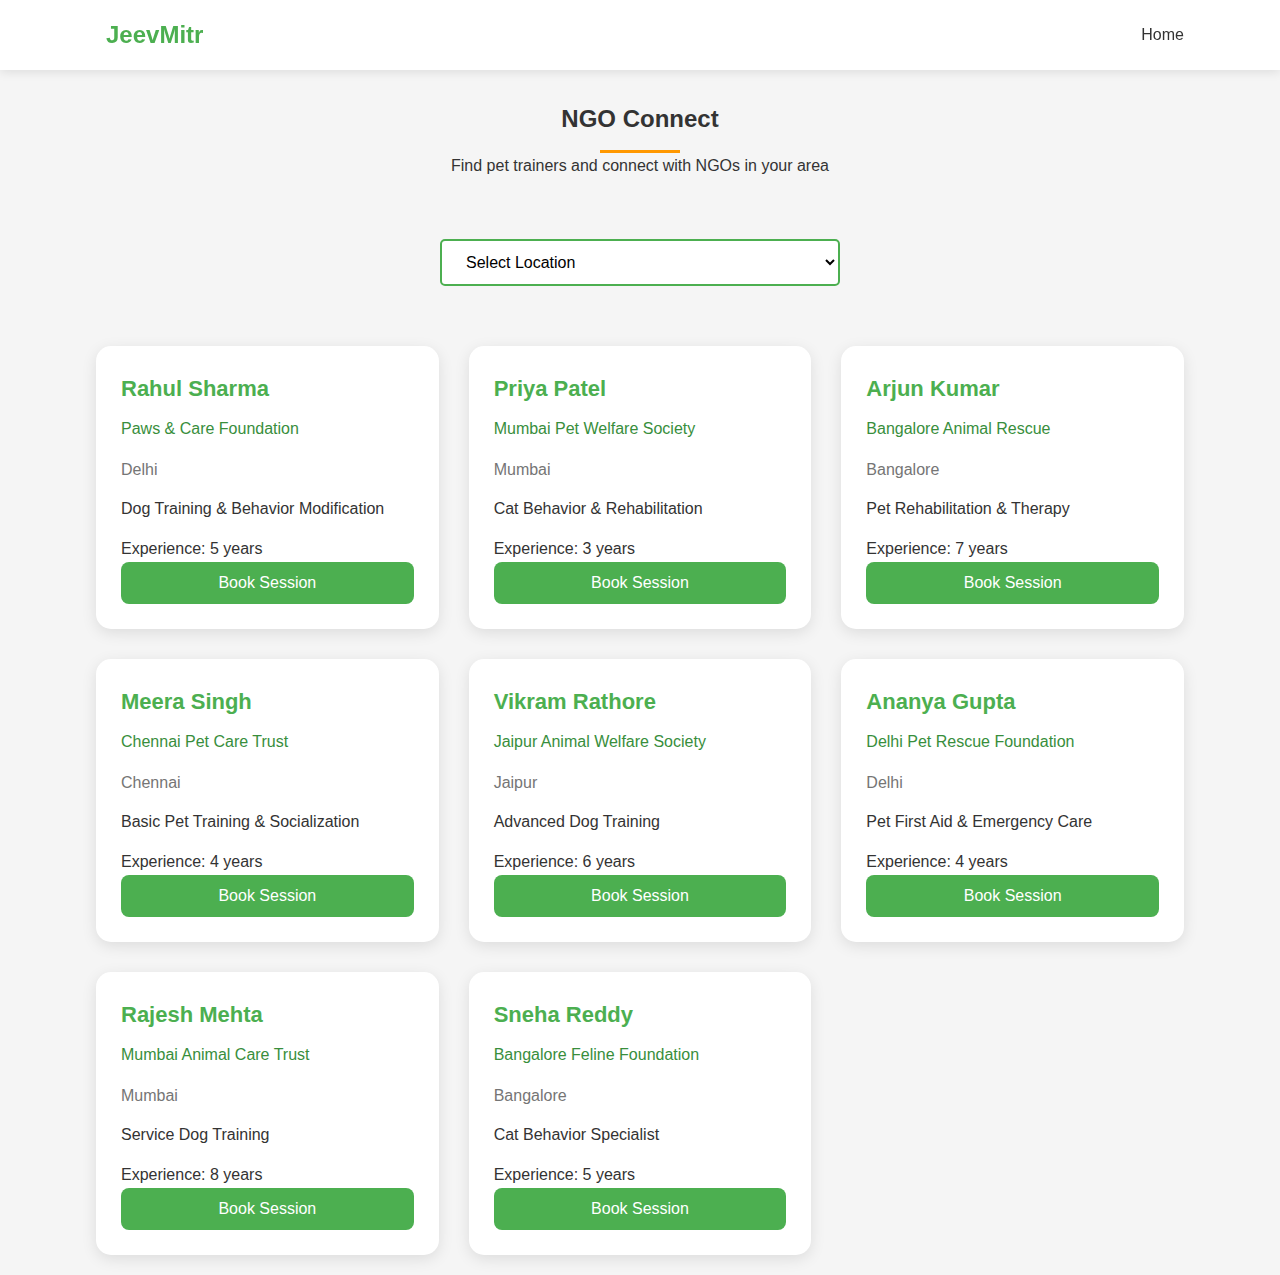
<file: ngo-connect.html>
<!DOCTYPE html>
<html lang="en">
<head>
    <meta charset="UTF-8">
    <meta name="viewport" content="width=device-width, initial-scale=1.0">
    <title>NGO Connect - JeevMitr</title>
    <link href="https://fonts.googleapis.com/css2?family=Roboto:wght@400;500;700&display=swap" rel="stylesheet">
    <link rel="stylesheet" href="https://cdnjs.cloudflare.com/ajax/libs/font-awesome/6.5.1/css/all.min.css">
    <link rel="stylesheet" href="style.css">
    <style>
        .ngo-connect {
            padding-top: 100px; /* Add padding to account for fixed header */
            min-height: 100vh;
        }
        .location-selector {
            max-width: 600px;
            margin: 0 auto 40px;
            text-align: center;
        }
        .location-selector select {
            padding: 12px 20px;
            font-size: 16px;
            border: 2px solid var(--primary);
            border-radius: 5px;
            width: 100%;
            max-width: 400px;
            background-color: white;
            cursor: pointer;
        }
        .trainers-grid {
            display: grid;
            grid-template-columns: repeat(auto-fill, minmax(300px, 1fr));
            gap: 30px;
            padding: 20px 0;
        }
        .trainer-card {
            background: white;
            border-radius: 15px;
            padding: 25px;
            box-shadow: 0 4px 15px rgba(0,0,0,0.1);
            transition: transform 0.3s, box-shadow 0.3s;
        }
        .trainer-card:hover {
            transform: translateY(-5px);
            box-shadow: 0 8px 25px rgba(0,0,0,0.15);
        }
        .trainer-name {
            color: var(--primary);
            font-size: 22px;
            margin-bottom: 10px;
            font-weight: 600;
        }
        .trainer-location {
            color: var(--gray);
            margin-bottom: 15px;
            font-size: 16px;
        }
        .trainer-specialization {
            margin-bottom: 15px;
            font-size: 16px;
            line-height: 1.5;
        }
        .trainer-ngo {
            color: var(--primary-dark);
            font-weight: 500;
            margin-bottom: 15px;
            font-size: 16px;
        }
        .book-session {
            background: var(--primary);
            color: white;
            padding: 12px 25px;
            border: none;
            border-radius: 8px;
            cursor: pointer;
            width: 100%;
            transition: background 0.3s;
            font-size: 16px;
            font-weight: 500;
        }
        .book-session:hover {
            background: var(--primary-dark);
        }

        /* Modal Styles */
        .modal {
            display: none;
            position: fixed;
            top: 0;
            left: 0;
            width: 100%;
            height: 100%;
            background-color: rgba(0,0,0,0.5);
            z-index: 1000;
        }
        .modal-content {
            position: relative;
            background-color: white;
            margin: 10% auto;
            padding: 30px;
            width: 90%;
            max-width: 500px;
            border-radius: 15px;
            box-shadow: 0 5px 20px rgba(0,0,0,0.2);
        }
        .close-modal {
            position: absolute;
            right: 20px;
            top: 15px;
            font-size: 24px;
            cursor: pointer;
            color: var(--gray);
        }
        .modal-title {
            color: var(--primary);
            margin-bottom: 20px;
            font-size: 24px;
        }
        .modal-form {
            display: flex;
            flex-direction: column;
            gap: 15px;
        }
        .modal-form input {
            padding: 12px;
            border: 1px solid #ddd;
            border-radius: 8px;
            font-size: 16px;
        }
        .modal-form button {
            background: var(--primary);
            color: white;
            padding: 12px;
            border: none;
            border-radius: 8px;
            cursor: pointer;
            font-size: 16px;
            margin-top: 10px;
        }
        .modal-form button:hover {
            background: var(--primary-dark);
        }
    </style>
</head>
<body>
    <header>
        <div class="container">
            <nav>
                <div class="logo">
                    <i style="font-size: 40px; color: var(--primary); margin-right: 10px;"></i>
                    <h1>JeevMitr</h1>
                </div>
                <ul class="nav-links">
                    <li><a href="index.html">Home</a></li>
                </ul>
            </nav>
        </div>
    </header>

    <section class="ngo-connect">
        <div class="container">
            <div class="section-title">
                <h2>NGO Connect</h2>
                <p>Find pet trainers and connect with NGOs in your area</p>
            </div>
            <div class="location-selector">
                <select id="locationSelect" onchange="filterTrainers()">
                    <option value="">Select Location</option>
                    <option value="delhi">Delhi</option>
                    <option value="mumbai">Mumbai</option>
                    <option value="bangalore">Bangalore</option>
                    <option value="chennai">Chennai</option>
                    <option value="jaipur">Jaipur</option>
                </select>
            </div>
            <div class="trainers-grid" id="trainersGrid">
                <!-- Trainers will be dynamically added here -->
            </div>
        </div>
    </section>

    <!-- Booking Modal -->
    <div id="bookingModal" class="modal">
        <div class="modal-content">
            <span class="close-modal" onclick="closeModal()">&times;</span>
            <h3 class="modal-title">Book Training Session</h3>
            <form class="modal-form" id="bookingForm">
                <input type="text" id="userName" placeholder="Your Name" required>
                <input type="email" id="userEmail" placeholder="Your Email" required>
                <input type="tel" id="userPhone" placeholder="Your Phone Number" required>
                <input type="date" id="sessionDate" required>
                <input type="time" id="sessionTime" required>
                <button type="submit">Confirm Booking</button>
            </form>
        </div>
    </div>

    <script src="script.js"></script>
    <script>
        const trainers = [
            {
                id: 1,
                name: "Rahul Sharma",
                location: "Delhi",
                specialization: "Dog Training & Behavior Modification",
                experience: "5 years",
                ngo: "Paws & Care Foundation"
            },
            {
                id: 2,
                name: "Priya Patel",
                location: "Mumbai",
                specialization: "Cat Behavior & Rehabilitation",
                experience: "3 years",
                ngo: "Mumbai Pet Welfare Society"
            },
            {
                id: 3,
                name: "Arjun Kumar",
                location: "Bangalore",
                specialization: "Pet Rehabilitation & Therapy",
                experience: "7 years",
                ngo: "Bangalore Animal Rescue"
            },
            {
                id: 4,
                name: "Meera Singh",
                location: "Chennai",
                specialization: "Basic Pet Training & Socialization",
                experience: "4 years",
                ngo: "Chennai Pet Care Trust"
            },
            {
                id: 5,
                name: "Vikram Rathore",
                location: "Jaipur",
                specialization: "Advanced Dog Training",
                experience: "6 years",
                ngo: "Jaipur Animal Welfare Society"
            },
            {
                id: 6,
                name: "Ananya Gupta",
                location: "Delhi",
                specialization: "Pet First Aid & Emergency Care",
                experience: "4 years",
                ngo: "Delhi Pet Rescue Foundation"
            },
            {
                id: 7,
                name: "Rajesh Mehta",
                location: "Mumbai",
                specialization: "Service Dog Training",
                experience: "8 years",
                ngo: "Mumbai Animal Care Trust"
            },
            {
                id: 8,
                name: "Sneha Reddy",
                location: "Bangalore",
                specialization: "Cat Behavior Specialist",
                experience: "5 years",
                ngo: "Bangalore Feline Foundation"
            }
        ];

        let selectedTrainer = null;

        function displayTrainers(filteredTrainers = trainers) {
            const trainersGrid = document.getElementById('trainersGrid');
            trainersGrid.innerHTML = '';
            
            filteredTrainers.forEach(trainer => {
                const trainerCard = document.createElement('div');
                trainerCard.className = 'trainer-card';
                trainerCard.innerHTML = `
                    <h3 class="trainer-name">${trainer.name}</h3>
                    <p class="trainer-ngo">${trainer.ngo}</p>
                    <p class="trainer-location">${trainer.location}</p>
                    <p class="trainer-specialization">${trainer.specialization}</p>
                    <p>Experience: ${trainer.experience}</p>
                    <button class="book-session" onclick="openBookingModal(${trainer.id})">Book Session</button>
                `;
                trainersGrid.appendChild(trainerCard);
            });
        }

        function filterTrainers() {
            const location = document.getElementById('locationSelect').value;
            if (!location) {
                displayTrainers();
                return;
            }
            const filteredTrainers = trainers.filter(trainer => 
                trainer.location.toLowerCase() === location.toLowerCase()
            );
            displayTrainers(filteredTrainers);
        }

        function openBookingModal(trainerId) {
            selectedTrainer = trainers.find(t => t.id === trainerId);
            document.getElementById('bookingModal').style.display = 'block';
        }

        function closeModal() {
            document.getElementById('bookingModal').style.display = 'none';
        }

        document.getElementById('bookingForm').addEventListener('submit', function(e) {
            e.preventDefault();
            const userName = document.getElementById('userName').value;
            alert(`Booking confirmed with ${selectedTrainer.name} from ${selectedTrainer.ngo}!\nWe'll contact you shortly at ${document.getElementById('userEmail').value}`);
            closeModal();
        });

        // Close modal when clicking outside
        window.onclick = function(event) {
            const modal = document.getElementById('bookingModal');
            if (event.target == modal) {
                closeModal();
            }
        }

        // Display all trainers initially
        displayTrainers();
    </script>
</body>
</html>
</file>
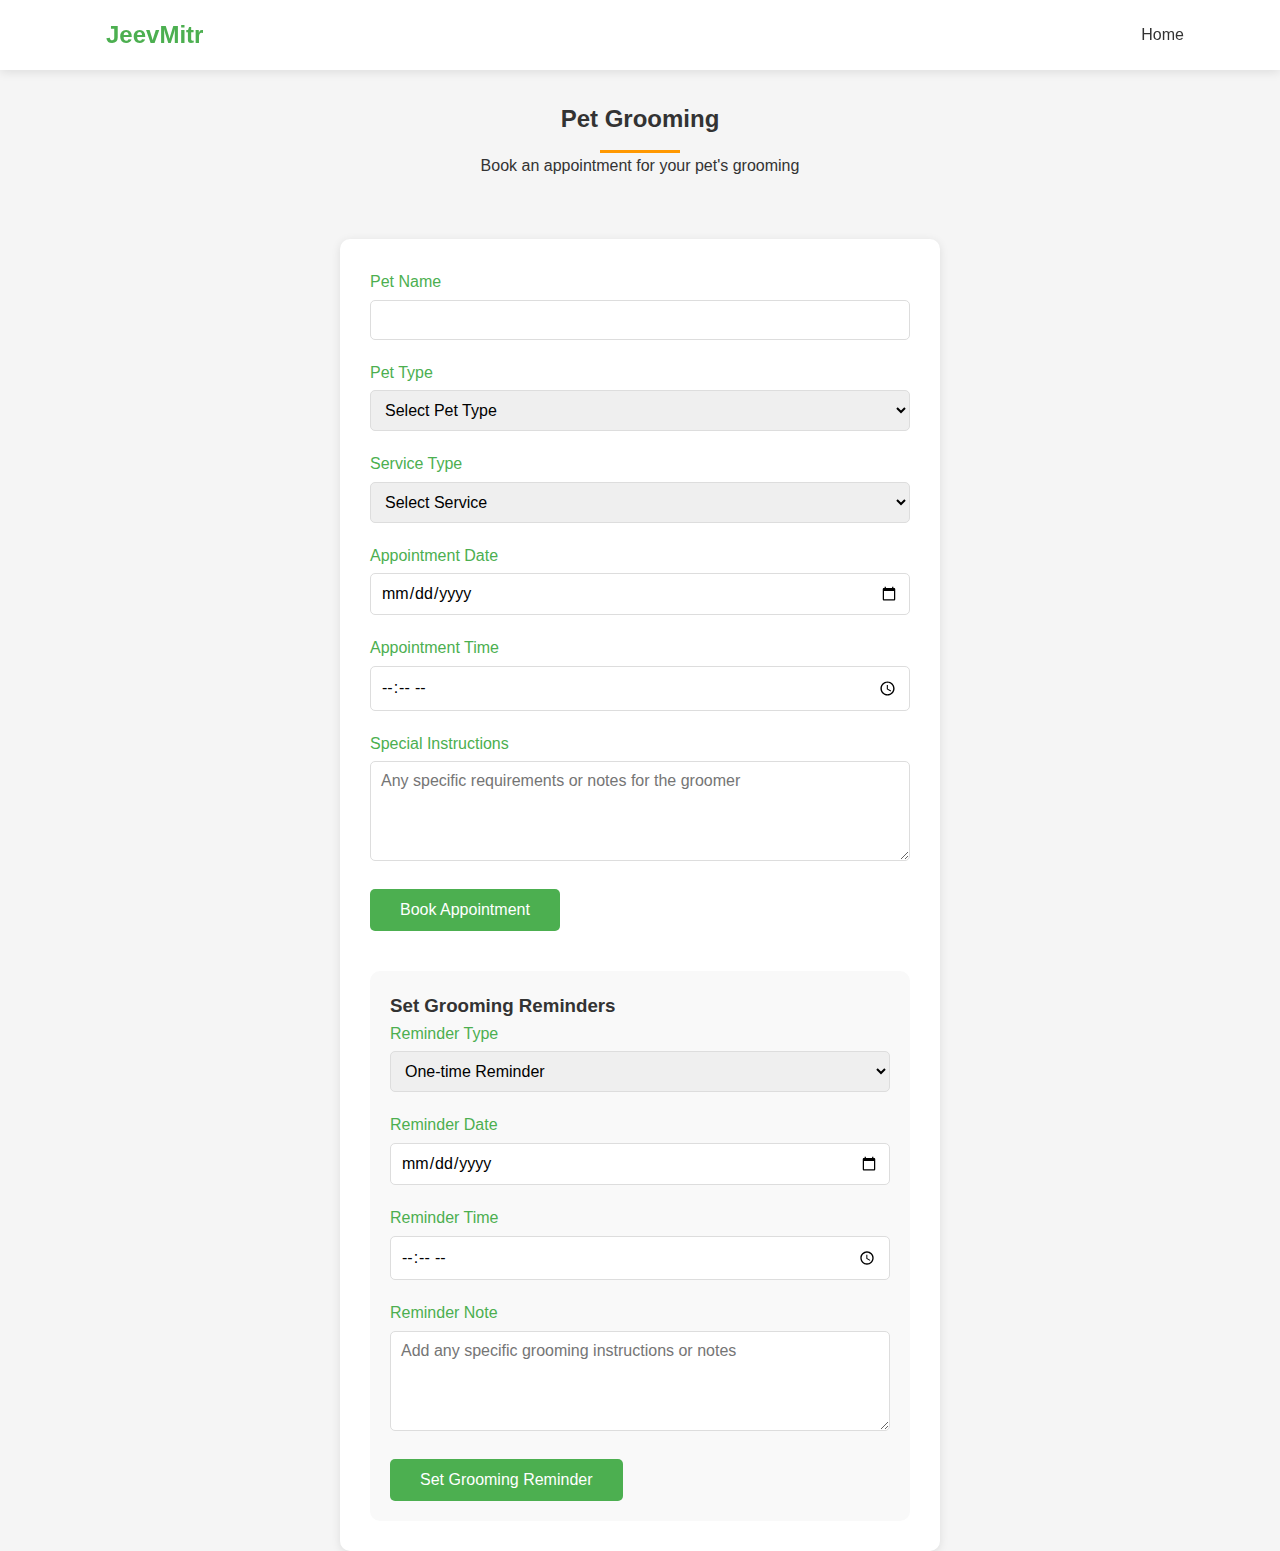
<file: pet-grooming.html>
<!DOCTYPE html>
<html lang="en">
<head>
    <meta charset="UTF-8">
    <meta name="viewport" content="width=device-width, initial-scale=1.0">
    <title>Pet Grooming - JeevMitr</title>
    <link href="https://fonts.googleapis.com/css2?family=Roboto:wght@400;500;700&display=swap" rel="stylesheet">
    <link rel="stylesheet" href="https://cdnjs.cloudflare.com/ajax/libs/font-awesome/6.5.1/css/all.min.css">
    <link rel="stylesheet" href="style.css">
    <style>
        .grooming {
            padding-top: 100px; /* Add padding to account for fixed header */
            min-height: 100vh;
        }
        .booking-form {
            max-width: 600px;
            margin: 0 auto;
            padding: 30px;
            background: white;
            border-radius: 10px;
            box-shadow: 0 2px 10px rgba(0,0,0,0.1);
        }
        .form-group {
            margin-bottom: 20px;
        }
        .form-group label {
            display: block;
            margin-bottom: 5px;
            color: var(--primary);
        }
        .form-group input,
        .form-group select,
        .form-group textarea {
            width: 100%;
            padding: 10px;
            border: 1px solid #ddd;
            border-radius: 5px;
            font-size: 16px;
        }
        .form-group textarea {
            height: 100px;
            resize: vertical;
        }
        .submit-btn {
            background: var(--primary);
            color: white;
            padding: 12px 30px;
            border: none;
            border-radius: 5px;
            cursor: pointer;
            font-size: 16px;
            transition: background 0.3s;
        }
        .submit-btn:hover {
            background: var(--primary-dark);
        }
        .reminder-section {
            margin-top: 40px;
            padding: 20px;
            background: #f9f9f9;
            border-radius: 10px;
        }

        /* Modal Styles */
        .modal {
            display: none;
            position: fixed;
            top: 0;
            left: 0;
            width: 100%;
            height: 100%;
            background-color: rgba(0,0,0,0.5);
            z-index: 1000;
        }
        .modal-content {
            position: relative;
            background-color: white;
            margin: 10% auto;
            padding: 30px;
            width: 90%;
            max-width: 500px;
            border-radius: 15px;
            box-shadow: 0 5px 20px rgba(0,0,0,0.2);
        }
        .close-modal {
            position: absolute;
            right: 20px;
            top: 15px;
            font-size: 24px;
            cursor: pointer;
            color: var(--gray);
        }
        .modal-title {
            color: var(--primary);
            margin-bottom: 20px;
            font-size: 24px;
        }
        .receipt-details {
            margin: 20px 0;
            padding: 15px;
            background: #f9f9f9;
            border-radius: 8px;
        }
        .receipt-details p {
            margin: 10px 0;
            font-size: 16px;
        }
        .receipt-details strong {
            color: var(--primary);
        }
        .modal-buttons {
            display: flex;
            gap: 10px;
            justify-content: flex-end;
            margin-top: 20px;
        }
        .print-btn {
            background: var(--primary);
            color: white;
            padding: 12px 25px;
            border: none;
            border-radius: 8px;
            cursor: pointer;
            font-size: 16px;
            transition: background 0.3s;
        }
        .print-btn:hover {
            background: var(--primary-dark);
        }
        @media print {
            body * {
                visibility: hidden;
            }
            .modal-content,
            .modal-content * {
                visibility: visible;
            }
            .modal-content {
                position: absolute;
                left: 0;
                top: 0;
                width: 100%;
                box-shadow: none;
            }
            .close-modal,
            .modal-buttons {
                display: none;
            }
        }
    </style>
</head>
<body>
    <header>
        <div class="container">
            <nav>
                <div class="logo">
                    <i style="font-size: 40px; color: var(--primary); margin-right: 10px;"></i>
                    <h1>JeevMitr</h1>
                </div>
                <ul class="nav-links">
                    <li><a href="index.html">Home</a></li>
                </ul>
            </nav>
        </div>
    </header>

    <section class="grooming">
        <div class="container">
            <div class="section-title">
                <h2>Pet Grooming</h2>
                <p>Book an appointment for your pet's grooming</p>
            </div>
            <div class="booking-form">
                <form id="groomingForm">
                    <div class="form-group">
                        <label for="petName">Pet Name</label>
                        <input type="text" id="petName" required>
                    </div>
                    <div class="form-group">
                        <label for="petType">Pet Type</label>
                        <select id="petType" required>
                            <option value="">Select Pet Type</option>
                            <option value="dog">Dog</option>
                            <option value="cat">Cat</option>
                            <option value="other">Other</option>
                        </select>
                    </div>
                    <div class="form-group">
                        <label for="service">Service Type</label>
                        <select id="service" required>
                            <option value="">Select Service</option>
                            <option value="basic">Basic Grooming (Bath, Brush, Nail Trim)</option>
                            <option value="premium">Premium Grooming (Basic + Ear Cleaning, Teeth Brushing)</option>
                            <option value="spa">Spa Treatment (Premium + Aromatherapy, Massage)</option>
                            <option value="full">Full Grooming (Spa + Haircut/Styling)</option>
                            <option value="puppy">Puppy/Kitten First Groom (Gentle Introduction)</option>
                            <option value="medical">Medical Grooming (Special Needs Care)</option>
                        </select>
                    </div>
                    <div class="form-group">
                        <label for="date">Appointment Date</label>
                        <input type="date" id="date" required>
                    </div>
                    <div class="form-group">
                        <label for="time">Appointment Time</label>
                        <input type="time" id="time" required>
                    </div>
                    <div class="form-group">
                        <label for="specialInstructions">Special Instructions</label>
                        <textarea id="specialInstructions" placeholder="Any specific requirements or notes for the groomer"></textarea>
                    </div>
                    <button type="submit" class="submit-btn">Book Appointment</button>
                </form>

                <div class="reminder-section">
                    <h3>Set Grooming Reminders</h3>
                    <div class="form-group">
                        <label for="reminderType">Reminder Type</label>
                        <select id="reminderType" onchange="updateReminderFields()">
                            <option value="one-time">One-time Reminder</option>
                            <option value="weekly">Weekly Reminder</option>
                            <option value="monthly">Monthly Reminder</option>
                        </select>
                    </div>
                    <div class="form-group" id="oneTimeReminder">
                        <label for="reminderDate">Reminder Date</label>
                        <input type="date" id="reminderDate">
                    </div>
                    <div class="form-group" id="weeklyReminder" style="display: none;">
                        <label for="reminderDay">Day of Week</label>
                        <select id="reminderDay">
                            <option value="monday">Monday</option>
                            <option value="tuesday">Tuesday</option>
                            <option value="wednesday">Wednesday</option>
                            <option value="thursday">Thursday</option>
                            <option value="friday">Friday</option>
                            <option value="saturday">Saturday</option>
                            <option value="sunday">Sunday</option>
                        </select>
                    </div>
                    <div class="form-group" id="monthlyReminder" style="display: none;">
                        <label for="reminderDayOfMonth">Day of Month</label>
                        <input type="number" id="reminderDayOfMonth" min="1" max="31" placeholder="Enter day (1-31)">
                    </div>
                    <div class="form-group">
                        <label for="reminderTime">Reminder Time</label>
                        <input type="time" id="reminderTime">
                    </div>
                    <div class="form-group">
                        <label for="reminderNote">Reminder Note</label>
                        <textarea id="reminderNote" placeholder="Add any specific grooming instructions or notes"></textarea>
                    </div>
                    <button onclick="setReminder()" class="submit-btn">Set Grooming Reminder</button>
                </div>
            </div>
        </div>
    </section>

    <!-- Booking Confirmation Modal -->
    <div id="bookingModal" class="modal">
        <div class="modal-content">
            <span class="close-modal" onclick="closeModal('bookingModal')">&times;</span>
            <h3 class="modal-title">Booking Confirmation</h3>
            <div class="receipt-details" id="bookingReceipt">
                <!-- Receipt details will be dynamically added here -->
            </div>
            <div class="modal-buttons">
                <button onclick="printReceipt('bookingReceipt')" class="print-btn">
                    <i class="fas fa-print"></i> Print Receipt
                </button>
                <button onclick="closeModal('bookingModal')" class="submit-btn">Close</button>
            </div>
        </div>
    </div>

    <!-- Reminder Confirmation Modal -->
    <div id="reminderModal" class="modal">
        <div class="modal-content">
            <span class="close-modal" onclick="closeModal('reminderModal')">&times;</span>
            <h3 class="modal-title">Reminder Set</h3>
            <div class="receipt-details" id="reminderReceipt">
                <!-- Reminder details will be dynamically added here -->
            </div>
            <div class="modal-buttons">
                <button onclick="printReceipt('reminderReceipt')" class="print-btn">
                    <i class="fas fa-print"></i> Print Receipt
                </button>
                <button onclick="closeModal('reminderModal')" class="submit-btn">Close</button>
            </div>
        </div>
    </div>

    <script src="script.js"></script>
    <script>
        document.getElementById('groomingForm').addEventListener('submit', function(e) {
            e.preventDefault();
            const petName = document.getElementById('petName').value;
            const petType = document.getElementById('petType').value;
            const service = document.getElementById('service').value;
            const date = document.getElementById('date').value;
            const time = document.getElementById('time').value;
            const instructions = document.getElementById('specialInstructions').value;

            const receipt = document.getElementById('bookingReceipt');
            receipt.innerHTML = `
                <p><strong>Pet Name:</strong> ${petName}</p>
                <p><strong>Pet Type:</strong> ${petType}</p>
                <p><strong>Service:</strong> ${service}</p>
                <p><strong>Date:</strong> ${date}</p>
                <p><strong>Time:</strong> ${time}</p>
                ${instructions ? `<p><strong>Special Instructions:</strong> ${instructions}</p>` : ''}
                <p><strong>Booking ID:</strong> ${Math.random().toString(36).substr(2, 9).toUpperCase()}</p>
            `;

            document.getElementById('bookingModal').style.display = 'block';
        });

        function updateReminderFields() {
            const reminderType = document.getElementById('reminderType').value;
            document.getElementById('oneTimeReminder').style.display = reminderType === 'one-time' ? 'block' : 'none';
            document.getElementById('weeklyReminder').style.display = reminderType === 'weekly' ? 'block' : 'none';
            document.getElementById('monthlyReminder').style.display = reminderType === 'monthly' ? 'block' : 'none';
        }

        function setReminder() {
            const reminderType = document.getElementById('reminderType').value;
            const time = document.getElementById('reminderTime').value;
            const note = document.getElementById('reminderNote').value;
            
            if (!time) {
                alert('Please select a reminder time');
                return;
            }

            let reminderDetails = '';
            switch(reminderType) {
                case 'one-time':
                    const date = document.getElementById('reminderDate').value;
                    if (!date) {
                        alert('Please select a date for one-time reminder');
                        return;
                    }
                    reminderDetails = `One-time grooming reminder set for ${date} at ${time}`;
                    break;
                case 'weekly':
                    const day = document.getElementById('reminderDay').value;
                    reminderDetails = `Weekly grooming reminder set for every ${day} at ${time}`;
                    break;
                case 'monthly':
                    const dayOfMonth = document.getElementById('reminderDayOfMonth').value;
                    if (!dayOfMonth || dayOfMonth < 1 || dayOfMonth > 31) {
                        alert('Please enter a valid day of month (1-31)');
                        return;
                    }
                    reminderDetails = `Monthly grooming reminder set for day ${dayOfMonth} at ${time}`;
                    break;
            }

            if (note) {
                reminderDetails += `\nNote: ${note}`;
            }

            const receipt = document.getElementById('reminderReceipt');
            receipt.innerHTML = `
                <p><strong>Reminder Type:</strong> ${reminderType}</p>
                <p><strong>Time:</strong> ${time}</p>
                ${reminderType === 'one-time' ? `<p><strong>Date:</strong> ${document.getElementById('reminderDate').value}</p>` : ''}
                ${reminderType === 'weekly' ? `<p><strong>Day:</strong> ${document.getElementById('reminderDay').value}</p>` : ''}
                ${reminderType === 'monthly' ? `<p><strong>Day of Month:</strong> ${document.getElementById('reminderDayOfMonth').value}</p>` : ''}
                ${note ? `<p><strong>Note:</strong> ${note}</p>` : ''}
            `;

            document.getElementById('reminderModal').style.display = 'block';
        }

        function closeModal(modalId) {
            document.getElementById(modalId).style.display = 'none';
        }

        function printReceipt(receiptId) {
            const printWindow = window.open('', '_blank');
            const receiptContent = document.getElementById(receiptId).innerHTML;
            const modalTitle = document.querySelector(`#${receiptId === 'bookingReceipt' ? 'bookingModal' : 'reminderModal'} .modal-title`).textContent;
            
            printWindow.document.write(`
                <!DOCTYPE html>
                <html>
                <head>
                    <title>${modalTitle}</title>
                    <style>
                        body {
                            font-family: Arial, sans-serif;
                            padding: 20px;
                        }
                        .receipt-header {
                            text-align: center;
                            margin-bottom: 20px;
                        }
                        .receipt-header h1 {
                            color: #4caf50;
                            margin-bottom: 10px;
                        }
                        .receipt-details {
                            background: #f9f9f9;
                            padding: 20px;
                            border-radius: 8px;
                        }
                        .receipt-details p {
                            margin: 10px 0;
                            font-size: 16px;
                        }
                        .receipt-details strong {
                            color: #4caf50;
                        }
                        .receipt-footer {
                            margin-top: 30px;
                            text-align: center;
                            font-size: 14px;
                            color: #666;
                        }
                    </style>
                </head>
                <body>
                    <div class="receipt-header">
                        <h1>JeevMitr</h1>
                        <h2>${modalTitle}</h2>
                        <p>Date: ${new Date().toLocaleDateString()}</p>
                    </div>
                    <div class="receipt-details">
                        ${receiptContent}
                    </div>
                    <div class="receipt-footer">
                        <p>Thank you for choosing JeevMitr!</p>
                        <p>For any queries, contact: support@jeevmitr.com</p>
                    </div>
                </body>
                </html>
            `);
            
            printWindow.document.close();
            printWindow.print();
        }

        // Close modal when clicking outside
        window.onclick = function(event) {
            if (event.target.classList.contains('modal')) {
                event.target.style.display = 'none';
            }
        }
    </script>
</body>
</html>
</file>
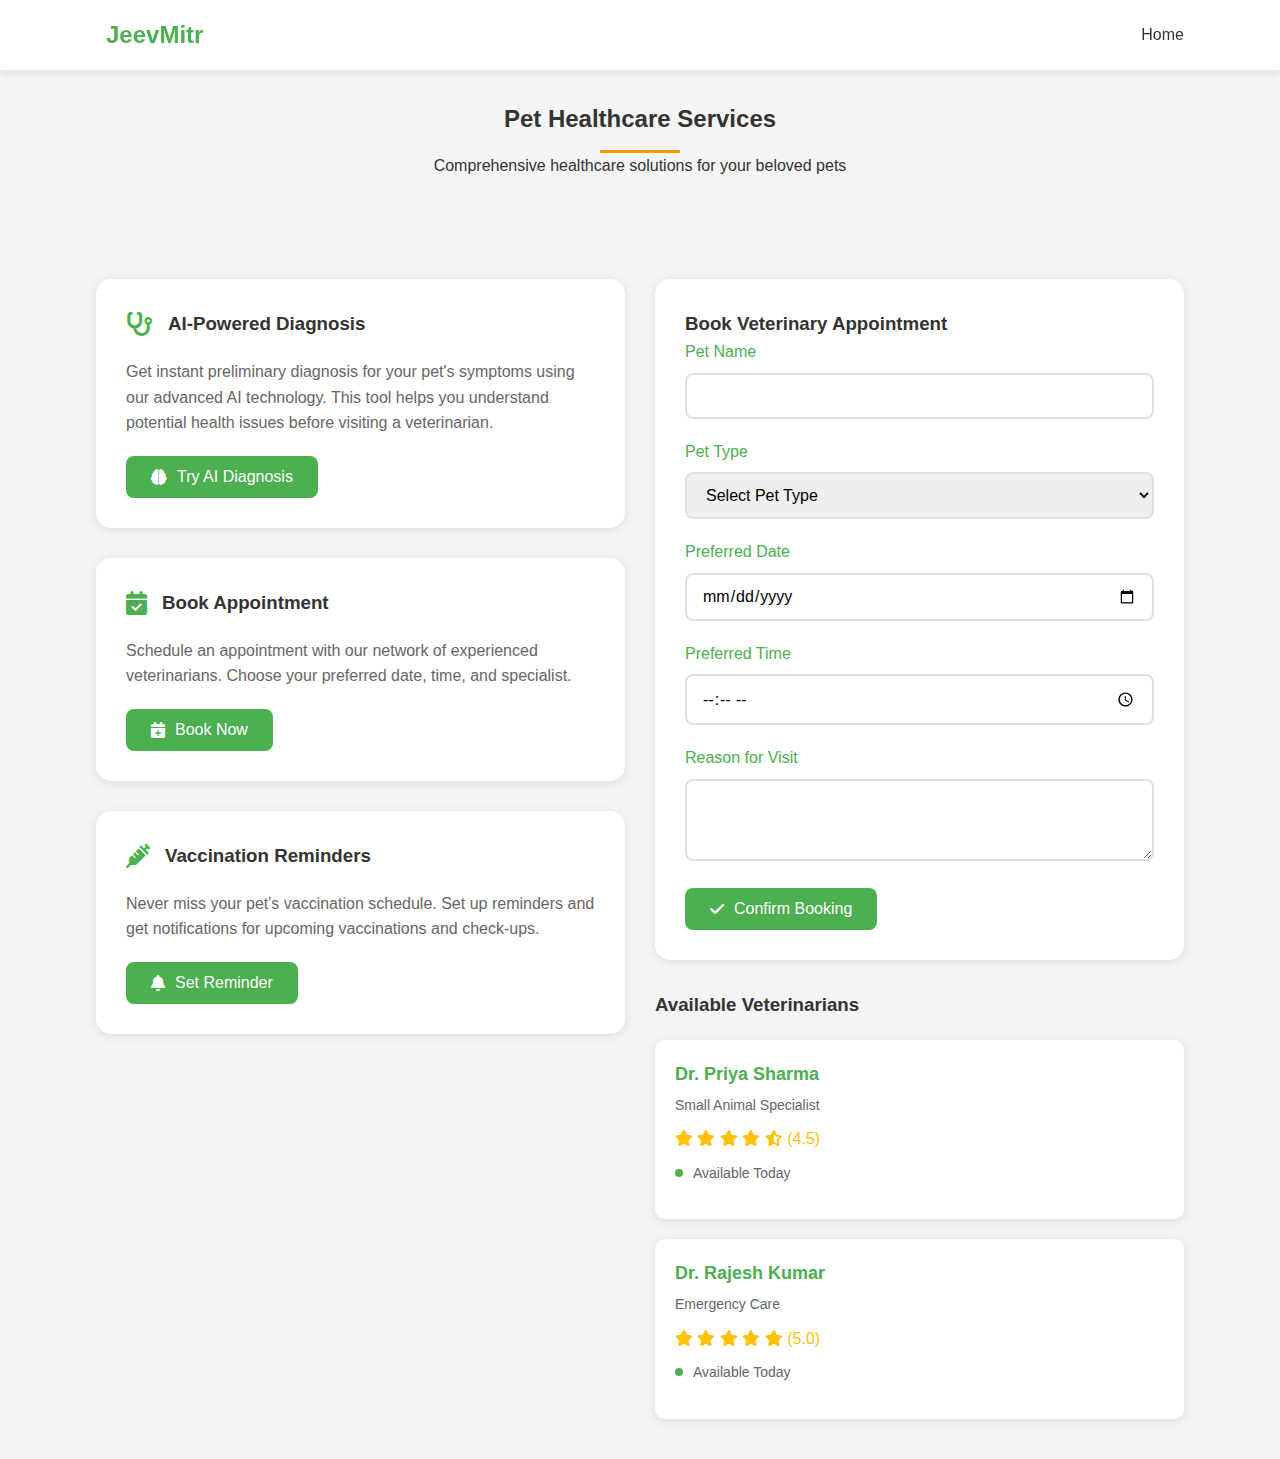
<file: pet-healthcare.html>
<!DOCTYPE html>
<html lang="en">
<head>
    <meta charset="UTF-8">
    <meta name="viewport" content="width=device-width, initial-scale=1.0">
    <title>Pet Healthcare - JeevMitr</title>
    <link href="https://fonts.googleapis.com/css2?family=Roboto:wght@400;500;700&display=swap" rel="stylesheet">
    <link rel="stylesheet" href="https://cdnjs.cloudflare.com/ajax/libs/font-awesome/6.5.1/css/all.min.css">
    <link rel="stylesheet" href="style.css">
    <style>
        .pet-healthcare {
            padding-top: 100px;
            min-height: 100vh;
            background: #f5f5f5;
        }
        .healthcare-container {
            display: grid;
            grid-template-columns: 1fr 1fr;
            gap: 30px;
            padding: 40px 0;
        }
        .service-card {
            background: white;
            padding: 30px;
            border-radius: 15px;
            box-shadow: 0 2px 10px rgba(0,0,0,0.1);
            margin-bottom: 30px;
        }
        .service-header {
            display: flex;
            align-items: center;
            gap: 15px;
            margin-bottom: 20px;
        }
        .service-header i {
            font-size: 24px;
            color: var(--primary);
        }
        .service-description {
            color: #666;
            margin-bottom: 20px;
        }
        .action-button {
            background: var(--primary);
            color: white;
            padding: 12px 25px;
            border: none;
            border-radius: 8px;
            font-size: 16px;
            font-weight: 500;
            cursor: pointer;
            transition: all 0.3s;
            display: inline-flex;
            align-items: center;
            gap: 10px;
        }
        .action-button:hover {
            background: var(--primary-dark);
            transform: translateY(-2px);
            box-shadow: 0 5px 15px rgba(76, 175, 80, 0.3);
        }
        .appointment-form {
            background: white;
            padding: 30px;
            border-radius: 15px;
            box-shadow: 0 2px 10px rgba(0,0,0,0.1);
        }
        .form-group {
            margin-bottom: 20px;
        }
        .form-group label {
            display: block;
            margin-bottom: 8px;
            color: var(--primary);
            font-weight: 500;
        }
        .form-group input,
        .form-group select,
        .form-group textarea {
            width: 100%;
            padding: 12px 15px;
            border: 2px solid #e0e0e0;
            border-radius: 8px;
            font-size: 16px;
            transition: all 0.3s;
        }
        .form-group input:focus,
        .form-group select:focus,
        .form-group textarea:focus {
            border-color: var(--primary);
            outline: none;
            box-shadow: 0 0 0 3px rgba(76, 175, 80, 0.1);
        }
        .veterinarian-list {
            display: grid;
            grid-template-columns: repeat(auto-fill, minmax(300px, 1fr));
            gap: 20px;
            margin-top: 30px;
        }
        .veterinarian-card {
            background: white;
            padding: 20px;
            border-radius: 10px;
            box-shadow: 0 2px 10px rgba(0,0,0,0.1);
        }
        .veterinarian-info {
            margin-bottom: 15px;
        }
        .veterinarian-name {
            font-size: 18px;
            color: var(--primary);
            margin-bottom: 5px;
        }
        .veterinarian-specialty {
            color: #666;
            font-size: 14px;
        }
        .veterinarian-rating {
            color: #ffc107;
            margin: 10px 0;
        }
        .veterinarian-availability {
            display: flex;
            align-items: center;
            gap: 10px;
            color: #666;
            font-size: 14px;
        }
        .availability-dot {
            width: 8px;
            height: 8px;
            border-radius: 50%;
            background: #4caf50;
        }
        .availability-dot.offline {
            background: #f44336;
        }
        @media (max-width: 768px) {
            .healthcare-container {
                grid-template-columns: 1fr;
            }
        }
    </style>
</head>
<body>
    <header>
        <div class="container">
            <nav>
                <div class="logo">
                    <i style="font-size: 40px; color: var(--primary); margin-right: 10px;"></i>
                    <h1>JeevMitr</h1>
                </div>
                <ul class="nav-links">
                    <li><a href="index.html">Home</a></li>
                </ul>
            </nav>
        </div>
    </header>

    <section class="pet-healthcare">
        <div class="container">
            <div class="section-title">
                <h2>Pet Healthcare Services</h2>
                <p>Comprehensive healthcare solutions for your beloved pets</p>
            </div>
            
            <div class="healthcare-container">
                <div class="services-section">
                    <div class="service-card">
                        <div class="service-header">
                            <i class="fas fa-stethoscope"></i>
                            <h3>AI-Powered Diagnosis</h3>
                        </div>
                        <p class="service-description">
                            Get instant preliminary diagnosis for your pet's symptoms using our advanced AI technology.
                            This tool helps you understand potential health issues before visiting a veterinarian.
                        </p>
                        <button class="action-button" onclick="window.location.href='ai-diagnosis.html'">
                            <i class="fas fa-brain"></i> Try AI Diagnosis
                        </button>
                    </div>

                    <div class="service-card">
                        <div class="service-header">
                            <i class="fas fa-calendar-check"></i>
                            <h3>Book Appointment</h3>
                        </div>
                        <p class="service-description">
                            Schedule an appointment with our network of experienced veterinarians.
                            Choose your preferred date, time, and specialist.
                        </p>
                        <button class="action-button" onclick="document.getElementById('appointmentForm').scrollIntoView({behavior: 'smooth'})">
                            <i class="fas fa-calendar-plus"></i> Book Now
                        </button>
                    </div>

                    <div class="service-card">
                        <div class="service-header">
                            <i class="fas fa-syringe"></i>
                            <h3>Vaccination Reminders</h3>
                        </div>
                        <p class="service-description">
                            Never miss your pet's vaccination schedule. Set up reminders and get notifications
                            for upcoming vaccinations and check-ups.
                        </p>
                        <button class="action-button" onclick="showVaccinationModal()">
                            <i class="fas fa-bell"></i> Set Reminder
                        </button>
                    </div>
                </div>

                <div class="appointment-section">
                    <div class="appointment-form" id="appointmentForm">
                        <h3>Book Veterinary Appointment</h3>
                        <form id="bookingForm">
                            <div class="form-group">
                                <label for="petName">Pet Name</label>
                                <input type="text" id="petName" required>
                            </div>
                            <div class="form-group">
                                <label for="petType">Pet Type</label>
                                <select id="petType" required>
                                    <option value="">Select Pet Type</option>
                                    <option value="dog">Dog</option>
                                    <option value="cat">Cat</option>
                                    <option value="bird">Bird</option>
                                    <option value="other">Other</option>
                                </select>
                            </div>
                            <div class="form-group">
                                <label for="appointmentDate">Preferred Date</label>
                                <input type="date" id="appointmentDate" required>
                            </div>
                            <div class="form-group">
                                <label for="appointmentTime">Preferred Time</label>
                                <input type="time" id="appointmentTime" required>
                            </div>
                            <div class="form-group">
                                <label for="reason">Reason for Visit</label>
                                <textarea id="reason" rows="3" required></textarea>
                            </div>
                            <button type="submit" class="action-button">
                                <i class="fas fa-check"></i> Confirm Booking
                            </button>
                        </form>
                    </div>

                    <div class="veterinarian-list">
                        <h3>Available Veterinarians</h3>
                        <div class="veterinarian-card">
                            <div class="veterinarian-info">
                                <h4 class="veterinarian-name">Dr. Priya Sharma</h4>
                                <p class="veterinarian-specialty">Small Animal Specialist</p>
                                <div class="veterinarian-rating">
                                    <i class="fas fa-star"></i>
                                    <i class="fas fa-star"></i>
                                    <i class="fas fa-star"></i>
                                    <i class="fas fa-star"></i>
                                    <i class="fas fa-star-half-alt"></i>
                                    <span>(4.5)</span>
                                </div>
                                <div class="veterinarian-availability">
                                    <span class="availability-dot"></span>
                                    <span>Available Today</span>
                                </div>
                            </div>
                        </div>
                        <div class="veterinarian-card">
                            <div class="veterinarian-info">
                                <h4 class="veterinarian-name">Dr. Rajesh Kumar</h4>
                                <p class="veterinarian-specialty">Emergency Care</p>
                                <div class="veterinarian-rating">
                                    <i class="fas fa-star"></i>
                                    <i class="fas fa-star"></i>
                                    <i class="fas fa-star"></i>
                                    <i class="fas fa-star"></i>
                                    <i class="fas fa-star"></i>
                                    <span>(5.0)</span>
                                </div>
                                <div class="veterinarian-availability">
                                    <span class="availability-dot"></span>
                                    <span>Available Today</span>
                                </div>
                            </div>
                        </div>
                    </div>
                </div>
            </div>
        </div>
    </section>

    <script>
        // Handle appointment booking
        const bookingForm = document.getElementById('bookingForm');
        bookingForm.addEventListener('submit', function(e) {
            e.preventDefault();
            
            // Get form values
            const petName = document.getElementById('petName').value;
            const appointmentDate = document.getElementById('appointmentDate').value;
            const appointmentTime = document.getElementById('appointmentTime').value;
            
            // Show confirmation
            alert(`Appointment booked successfully!\n\nPet: ${petName}\nDate: ${appointmentDate}\nTime: ${appointmentTime}`);
            
            // Reset form
            bookingForm.reset();
        });

        // Function to show vaccination reminder modal
        function showVaccinationModal() {
            alert('Vaccination reminder feature coming soon!');
        }
    </script>
</body>
</html>
</file>
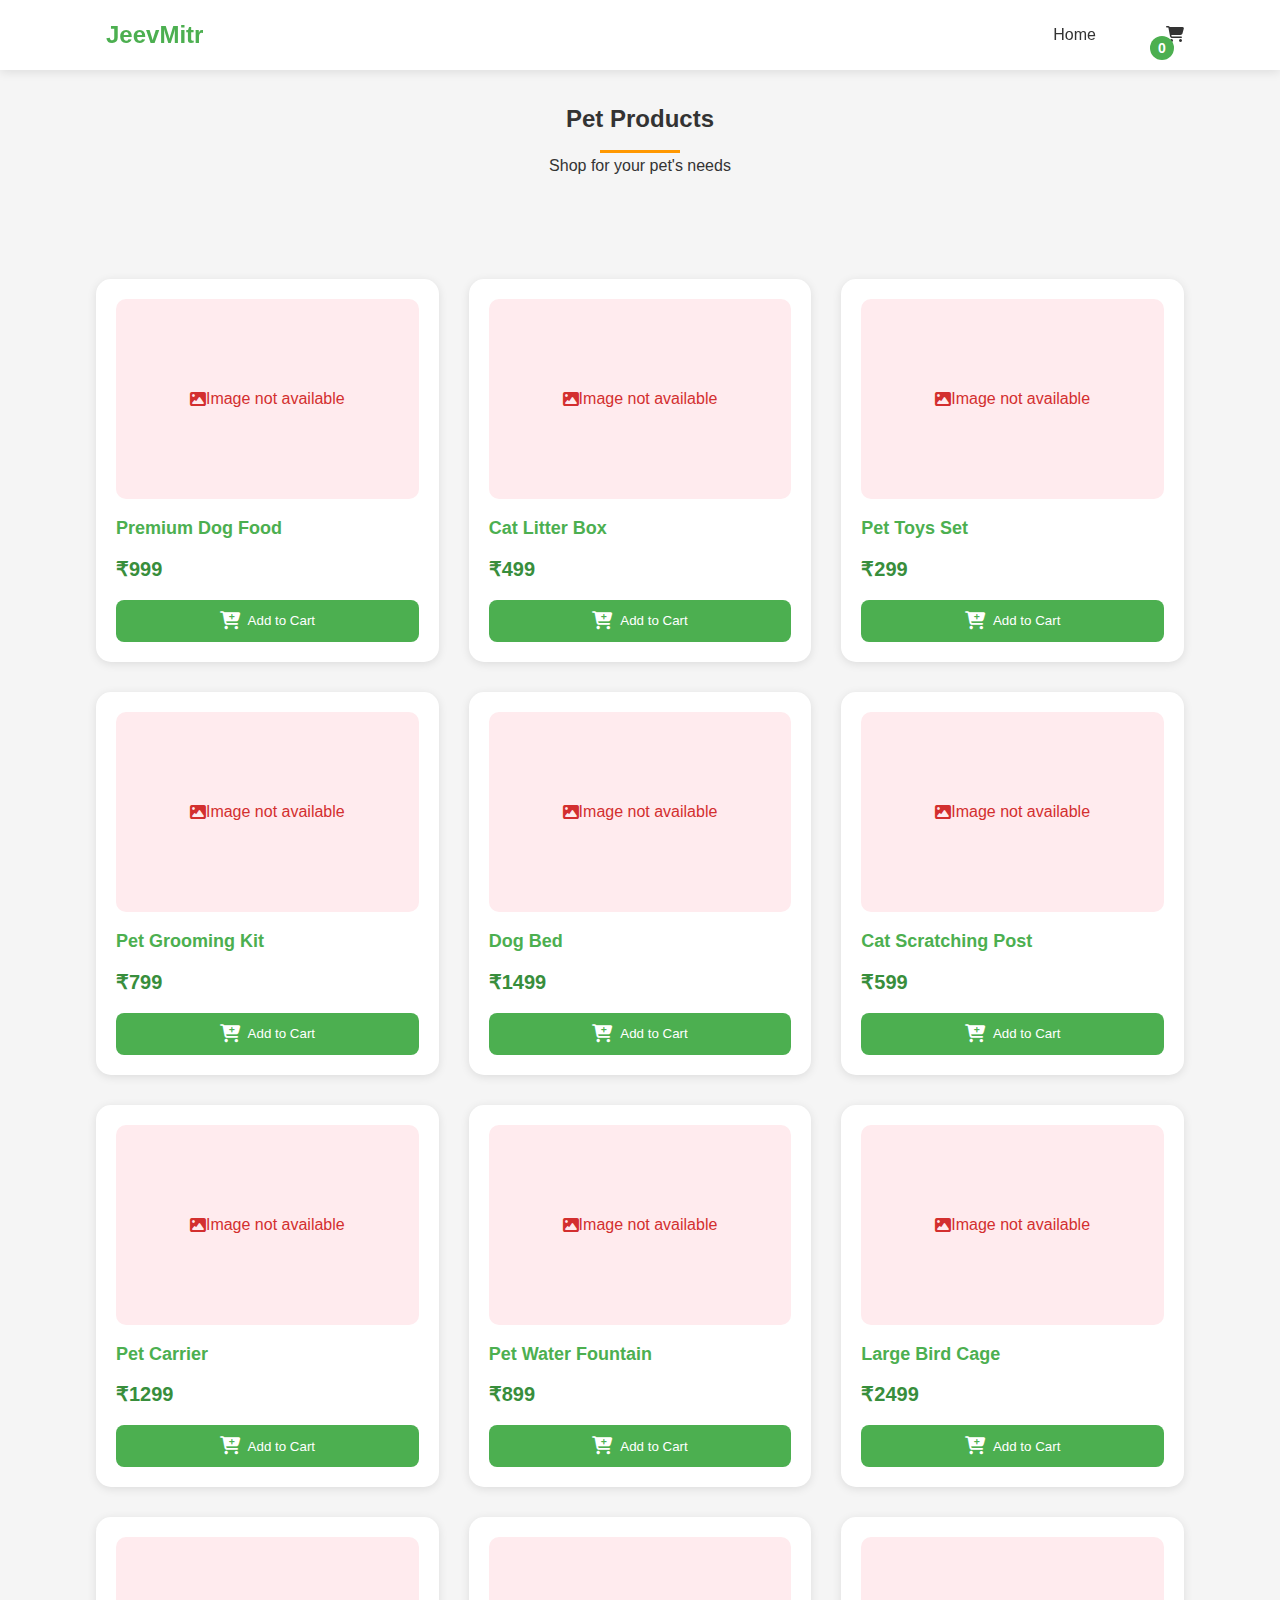
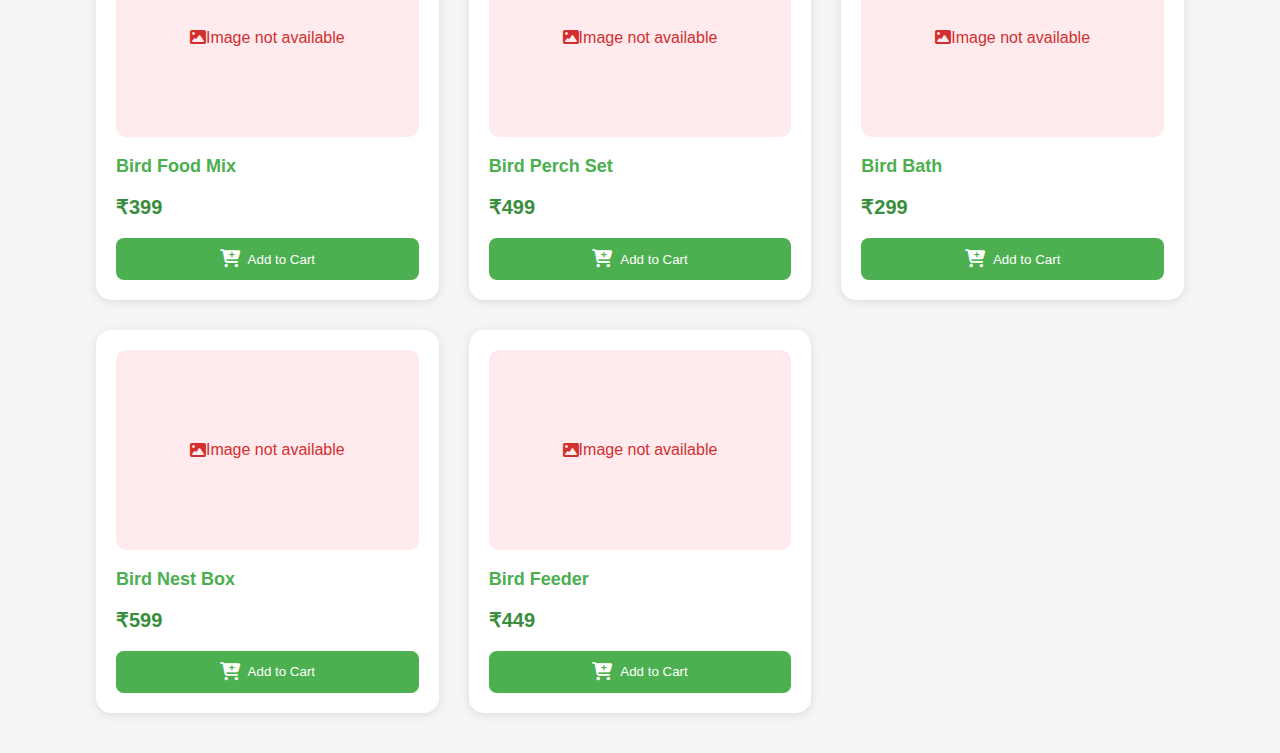
<file: pet-products.html>
<!DOCTYPE html>
<html lang="en">
<head>
    <meta charset="UTF-8">
    <meta name="viewport" content="width=device-width, initial-scale=1.0">
    <title>Pet Products - JeevMitr</title>
    <link href="https://fonts.googleapis.com/css2?family=Roboto:wght@400;500;700&display=swap" rel="stylesheet">
    <link rel="stylesheet" href="https://cdnjs.cloudflare.com/ajax/libs/font-awesome/6.5.1/css/all.min.css">
    <link rel="stylesheet" href="style.css">
    <style>
        .products {
            padding-top: 100px;
            min-height: 100vh;
        }
        .products-grid {
            display: grid;
            grid-template-columns: repeat(auto-fill, minmax(280px, 1fr));
            gap: 30px;
            padding: 40px 0;
        }
        .product-card {
            background: white;
            border-radius: 15px;
            padding: 20px;
            box-shadow: 0 2px 10px rgba(0,0,0,0.1);
            transition: all 0.3s;
            position: relative;
            overflow: hidden;
        }
        .product-card:hover {
            transform: translateY(-5px);
            box-shadow: 0 5px 20px rgba(0,0,0,0.15);
        }
        .product-image {
            width: 100%;
            height: 200px;
            object-fit: cover;
            border-radius: 10px;
            margin-bottom: 15px;
            transition: transform 0.3s;
            background: #f5f5f5;
        }
        .product-card:hover .product-image {
            transform: scale(1.05);
        }
        .product-title {
            font-size: 18px;
            margin-bottom: 10px;
            color: var(--primary);
            font-weight: 600;
        }
        .product-price {
            font-size: 20px;
            font-weight: bold;
            color: var(--primary-dark);
            margin-bottom: 15px;
        }
        .add-to-cart {
            background: var(--primary);
            color: white;
            padding: 12px 20px;
            border: none;
            border-radius: 8px;
            cursor: pointer;
            width: 100%;
            transition: all 0.3s;
            font-weight: 500;
            display: flex;
            align-items: center;
            justify-content: center;
            gap: 8px;
        }
        .add-to-cart:hover {
            background: var(--primary-dark);
            transform: translateY(-2px);
            box-shadow: 0 5px 15px rgba(76, 175, 80, 0.3);
        }
        .add-to-cart i {
            font-size: 18px;
        }
        .cart-count {
            position: absolute;
            top: 10px;
            right: 10px;
            background: var(--primary);
            color: white;
            border-radius: 50%;
            width: 24px;
            height: 24px;
            display: flex;
            align-items: center;
            justify-content: center;
            font-size: 14px;
            font-weight: bold;
        }

        /* Cart Modal Styles */
        .cart-modal {
            display: none;
            position: fixed;
            top: 0;
            right: 0;
            width: 100%;
            max-width: 400px;
            height: 100%;
            background: white;
            box-shadow: -5px 0 15px rgba(0,0,0,0.1);
            z-index: 1000;
            overflow-y: auto;
        }
        .cart-header {
            padding: 20px;
            border-bottom: 1px solid #eee;
            display: flex;
            justify-content: space-between;
            align-items: center;
        }
        .cart-title {
            font-size: 24px;
            color: var(--primary);
            margin: 0;
        }
        .close-cart {
            font-size: 24px;
            cursor: pointer;
            color: var(--gray);
        }
        .cart-items {
            padding: 20px;
        }
        .cart-item {
            display: flex;
            gap: 15px;
            padding: 15px 0;
            border-bottom: 1px solid #eee;
        }
        .cart-item-image {
            width: 80px;
            height: 80px;
            object-fit: cover;
            border-radius: 8px;
        }
        .cart-item-details {
            flex: 1;
        }
        .cart-item-title {
            font-size: 16px;
            color: var(--primary);
            margin-bottom: 5px;
        }
        .cart-item-price {
            font-size: 18px;
            font-weight: bold;
            color: var(--primary-dark);
        }
        .cart-item-remove {
            color: #ff4444;
            cursor: pointer;
            font-size: 20px;
        }
        .cart-total {
            padding: 20px;
            border-top: 1px solid #eee;
            position: sticky;
            bottom: 0;
            background: white;
        }
        .total-amount {
            font-size: 24px;
            font-weight: bold;
            color: var(--primary-dark);
            margin-bottom: 20px;
        }
        .checkout-btn {
            width: 100%;
            padding: 15px;
            background: var(--primary);
            color: white;
            border: none;
            border-radius: 8px;
            font-size: 18px;
            font-weight: 500;
            cursor: pointer;
            transition: all 0.3s;
        }
        .checkout-btn:hover {
            background: var(--primary-dark);
            transform: translateY(-2px);
            box-shadow: 0 5px 15px rgba(76, 175, 80, 0.3);
        }
        .empty-cart {
            text-align: center;
            padding: 40px;
            color: var(--gray);
        }
        .empty-cart i {
            font-size: 48px;
            margin-bottom: 20px;
            color: var(--primary);
        }

        /* Add loading animation styles */
        .loading {
            display: flex;
            justify-content: center;
            align-items: center;
            min-height: 200px;
        }
        .loading-spinner {
            width: 40px;
            height: 40px;
            border: 4px solid #f3f3f3;
            border-top: 4px solid var(--primary);
            border-radius: 50%;
            animation: spin 1s linear infinite;
        }
        @keyframes spin {
            0% { transform: rotate(0deg); }
            100% { transform: rotate(360deg); }
        }
        .product-image.error {
            background: #ffebee;
            display: flex;
            align-items: center;
            justify-content: center;
            color: #d32f2f;
        }
    </style>
</head>
<body>
    <header>
        <div class="container">
            <nav>
                <div class="logo">
                    <i style="font-size: 40px; color: var(--primary); margin-right: 10px;"></i>
                    <h1>JeevMitr</h1>
                </div>
                <ul class="nav-links">
                    <li><a href="index.html">Home</a></li>
                    <li>
                        <a href="#" onclick="toggleCart()">
                            <i class="fas fa-shopping-cart"></i>
                            <span class="cart-count" id="cartCount">0</span>
                        </a>
                    </li>
                </ul>
            </nav>
        </div>
    </header>

    <section class="products">
        <div class="container">
            <div class="section-title">
                <h2>Pet Products</h2>
                <p>Shop for your pet's needs</p>
            </div>
            <div class="products-grid" id="productsGrid">
                <!-- Products will be dynamically added here -->
            </div>
        </div>
    </section>

    <!-- Cart Modal -->
    <div class="cart-modal" id="cartModal">
        <div class="cart-header">
            <h2 class="cart-title">Your Cart</h2>
            <span class="close-cart" onclick="toggleCart()">&times;</span>
        </div>
        <div class="cart-items" id="cartItems">
            <!-- Cart items will be dynamically added here -->
        </div>
        <div class="cart-total">
            <div class="total-amount">
                Total: ₹<span id="cartTotal">0</span>
            </div>
            <button class="checkout-btn" onclick="checkout()">
                <i class="fas fa-shopping-bag"></i> Proceed to Checkout
            </button>
        </div>
    </div>

    <script>
        // Pixabay API configuration
        const PIXABAY_API_KEY = '49682095-6510dbd79b6c06a276bab328a'; // Replace with your Pixabay API key
        
        const products = [
            {
                id: 1,
                name: "Premium Dog Food",
                price: 999,
                searchQuery: "premium+dry+dog+food+kibble"
            },
            {
                id: 2,
                name: "Cat Litter Box",
                price: 499,
                searchQuery: "covered+cat+litter+box+tray"
            },
            {
                id: 3,
                name: "Pet Toys Set",
                price: 299,
                searchQuery: "dog+cat+pet+toys+collection"
            },
            {
                id: 4,
                name: "Pet Grooming Kit",
                price: 799,
                searchQuery: "pet+grooming+brush+scissors+kit"
            },
            {
                id: 5,
                name: "Dog Bed",
                price: 1499,
                searchQuery: "comfortable+plush+dog+bed"
            },
            {
                id: 6,
                name: "Cat Scratching Post",
                price: 599,
                searchQuery: "sisal+cat+scratching+post+tree"
            },
            {
                id: 7,
                name: "Pet Carrier",
                price: 1299,
                searchQuery: "portable+pet+travel+carrier+bag"
            },
            {
                id: 8,
                name: "Pet Water Fountain",
                price: 899,
                searchQuery: "automatic+pet+water+fountain+dispenser"
            },
            {
                id: 9,
                name: "Large Bird Cage",
                price: 2499,
                searchQuery: "large+parrot+bird+cage+aviary"
            },
            {
                id: 10,
                name: "Bird Food Mix",
                price: 399,
                searchQuery: "mixed+seeds+bird+food+grains"
            },
            {
                id: 11,
                name: "Bird Perch Set",
                price: 499,
                searchQuery: "natural+wooden+bird+perches"
            },
            {
                id: 12,
                name: "Bird Bath",
                price: 299,
                searchQuery: "bird+bath+bowl+water+dish"
            },
            {
                id: 13,
                name: "Bird Nest Box",
                price: 599,
                searchQuery: "wooden+bird+house+nesting+box"
            },
            {
                id: 14,
                name: "Bird Feeder",
                price: 449,
                searchQuery: "hanging+bird+seed+feeder"
            }
        ];

        let cart = [];
        const cartModal = document.getElementById('cartModal');
        const cartItems = document.getElementById('cartItems');
        const cartCount = document.getElementById('cartCount');
        const cartTotal = document.getElementById('cartTotal');

        async function fetchProductImage(searchQuery) {
            try {
                const response = await fetch(
                    `https://pixabay.com/api/?key=${PIXABAY_API_KEY}&q=${searchQuery}&image_type=photo&category=animals&per_page=20`
                );
                const data = await response.json();
                return data.hits?.[0]?.webformatURL || null;
            } catch (error) {
                console.error('Error fetching image:', error);
                return null;
            }
        }

        async function displayProducts() {
            const productsGrid = document.getElementById('productsGrid');
            productsGrid.innerHTML = products.map(product => `
                <div class="product-card">
                    <div class="loading">
                        <div class="loading-spinner"></div>
                    </div>
                    <h3 class="product-title">${product.name}</h3>
                    <p class="product-price">₹${product.price}</p>
                    <button class="add-to-cart" onclick="addToCart(${product.id})">
                        <i class="fas fa-cart-plus"></i> Add to Cart
                    </button>
                </div>
            `).join('');

            // Fetch and update images
            const productCards = document.querySelectorAll('.product-card');
            for (let i = 0; i < products.length; i++) {
                const product = products[i];
                const card = productCards[i];
                const loadingDiv = card.querySelector('.loading');
                
                try {
                    const imageUrl = await fetchProductImage(product.searchQuery);
                    if (imageUrl) {
                        const img = document.createElement('img');
                        img.src = imageUrl;
                        img.alt = product.name;
                        img.className = 'product-image';
                        img.onerror = () => {
                            img.src = '';
                            img.className = 'product-image error';
                            img.innerHTML = '<i class="fas fa-image"></i> Image not available';
                        };
                        loadingDiv.replaceWith(img);
                    } else {
                        loadingDiv.className = 'product-image error';
                        loadingDiv.innerHTML = '<i class="fas fa-image"></i> Image not available';
                    }
                } catch (error) {
                    loadingDiv.className = 'product-image error';
                    loadingDiv.innerHTML = '<i class="fas fa-image"></i> Image not available';
                }
            }
        }

        function addToCart(productId) {
            const product = products.find(p => p.id === productId);
            const existingItem = cart.find(item => item.id === productId);

            if (existingItem) {
                existingItem.quantity += 1;
            } else {
                cart.push({
                    ...product,
                    quantity: 1
                });
            }

            updateCart();
            showNotification('Product added to cart!');
        }

        function removeFromCart(productId) {
            cart = cart.filter(item => item.id !== productId);
            updateCart();
        }

        function updateCart() {
            // Update cart count
            const totalItems = cart.reduce((sum, item) => sum + item.quantity, 0);
            cartCount.textContent = totalItems;

            // Update cart items
            if (cart.length === 0) {
                cartItems.innerHTML = `
                    <div class="empty-cart">
                        <i class="fas fa-shopping-cart"></i>
                        <p>Your cart is empty</p>
                    </div>
                `;
            } else {
                cartItems.innerHTML = cart.map(item => `
                    <div class="cart-item">
                        <img src="${item.image}" alt="${item.name}" class="cart-item-image">
                        <div class="cart-item-details">
                            <h4 class="cart-item-title">${item.name}</h4>
                            <p class="cart-item-price">₹${item.price} x ${item.quantity}</p>
                        </div>
                        <i class="fas fa-times cart-item-remove" onclick="removeFromCart(${item.id})"></i>
                    </div>
                `).join('');
            }

            // Update total
            const total = cart.reduce((sum, item) => sum + (item.price * item.quantity), 0);
            cartTotal.textContent = total;
        }

        function toggleCart() {
            cartModal.style.display = cartModal.style.display === 'block' ? 'none' : 'block';
        }

        function checkout() {
            if (cart.length === 0) {
                showNotification('Your cart is empty!');
                return;
            }
            
            // Save cart to localStorage
            localStorage.setItem('cart', JSON.stringify(cart));
            
            // Redirect to checkout page
            window.location.href = 'checkout.html';
        }

        function showNotification(message) {
            const notification = document.createElement('div');
            notification.className = 'notification';
            notification.textContent = message;
            document.body.appendChild(notification);

            setTimeout(() => {
                notification.remove();
            }, 3000);
        }

        // Initialize the page
        displayProducts();
        updateCart();

        // Close cart when clicking outside
        window.onclick = function(event) {
            if (event.target === cartModal) {
                toggleCart();
            }
        }
    </script>
</body>
</html>
</file>
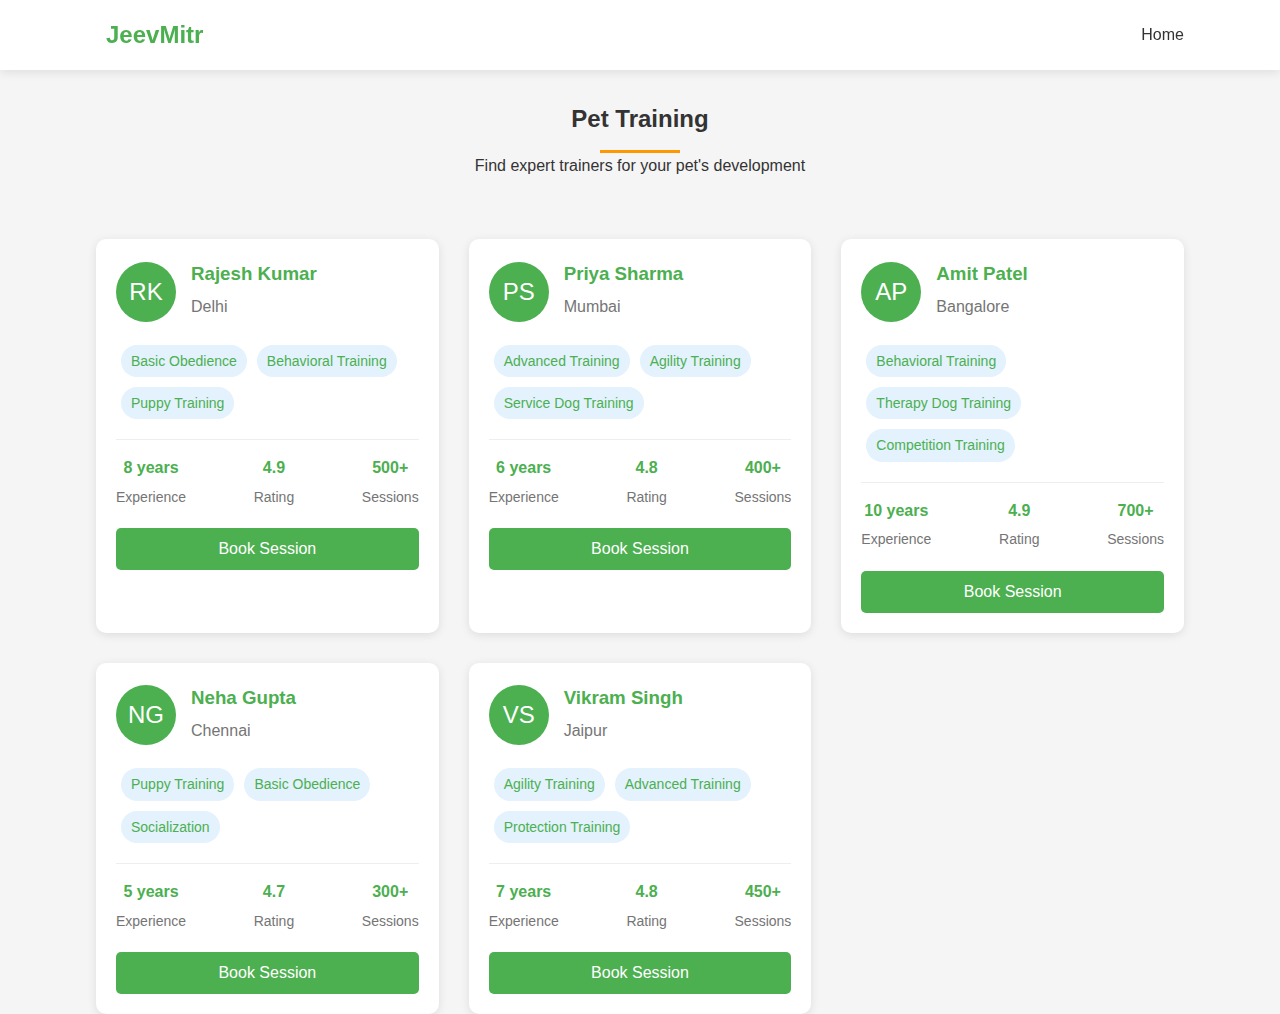
<file: pet-training.html>
<!DOCTYPE html>
<html lang="en">
<head>
    <meta charset="UTF-8">
    <meta name="viewport" content="width=device-width, initial-scale=1.0">
    <title>Pet Training - JeevMitr</title>
    <link href="https://fonts.googleapis.com/css2?family=Roboto:wght@400;500;700&display=swap" rel="stylesheet">
    <link rel="stylesheet" href="https://cdnjs.cloudflare.com/ajax/libs/font-awesome/6.5.1/css/all.min.css">
    <link rel="stylesheet" href="style.css">
    <style>
        .training {
            padding-top: 100px;
            min-height: 100vh;
        }
        .trainers-grid {
            display: grid;
            grid-template-columns: repeat(auto-fit, minmax(300px, 1fr));
            gap: 30px;
            margin-top: 40px;
        }
        .trainer-card {
            background: white;
            border-radius: 10px;
            padding: 20px;
            box-shadow: 0 2px 10px rgba(0,0,0,0.1);
            transition: transform 0.3s;
        }
        .trainer-card:hover {
            transform: translateY(-5px);
        }
        .trainer-header {
            display: flex;
            align-items: center;
            margin-bottom: 15px;
        }
        .trainer-avatar {
            width: 60px;
            height: 60px;
            border-radius: 50%;
            background: var(--primary);
            display: flex;
            align-items: center;
            justify-content: center;
            margin-right: 15px;
            color: white;
            font-size: 24px;
        }
        .trainer-info h3 {
            margin: 0;
            color: var(--primary);
        }
        .trainer-info p {
            margin: 5px 0;
            color: var(--gray);
        }
        .trainer-specialties {
            margin: 15px 0;
        }
        .specialty-tag {
            display: inline-block;
            background: #e3f2fd;
            color: var(--primary);
            padding: 5px 10px;
            border-radius: 20px;
            margin: 5px;
            font-size: 14px;
        }
        .trainer-stats {
            display: flex;
            justify-content: space-between;
            margin: 15px 0;
            padding-top: 15px;
            border-top: 1px solid #eee;
        }
        .stat-item {
            text-align: center;
        }
        .stat-item h4 {
            margin: 0;
            color: var(--primary);
        }
        .stat-item p {
            margin: 5px 0;
            font-size: 14px;
            color: var(--gray);
        }
        .book-btn {
            width: 100%;
            padding: 12px;
            background: var(--primary);
            color: white;
            border: none;
            border-radius: 5px;
            cursor: pointer;
            font-size: 16px;
            transition: background 0.3s;
        }
        .book-btn:hover {
            background: var(--primary-dark);
        }

        /* Modal Styles */
        .modal {
            display: none;
            position: fixed;
            top: 0;
            left: 0;
            width: 100%;
            height: 100%;
            background-color: rgba(0,0,0,0.5);
            z-index: 1000;
            overflow-y: auto;
            padding: 20px;
        }
        .modal-content {
            position: relative;
            background-color: white;
            margin: 5% auto;
            padding: 40px;
            width: 90%;
            max-width: 600px;
            border-radius: 20px;
            box-shadow: 0 10px 30px rgba(0,0,0,0.2);
            animation: modalFadeIn 0.3s ease-out;
        }
        @keyframes modalFadeIn {
            from {
                opacity: 0;
                transform: translateY(-20px);
            }
            to {
                opacity: 1;
                transform: translateY(0);
            }
        }
        .close-modal {
            position: absolute;
            right: 25px;
            top: 25px;
            font-size: 28px;
            cursor: pointer;
            color: var(--gray);
            transition: color 0.3s;
            background: none;
            border: none;
            padding: 5px;
        }
        .close-modal:hover {
            color: var(--primary);
        }
        .modal-title {
            color: var(--primary);
            margin-bottom: 30px;
            font-size: 28px;
            text-align: center;
            position: relative;
            padding-bottom: 15px;
        }
        .modal-title::after {
            content: '';
            position: absolute;
            bottom: 0;
            left: 50%;
            transform: translateX(-50%);
            width: 60px;
            height: 3px;
            background: var(--primary);
            border-radius: 3px;
        }
        .booking-form {
            margin-top: 20px;
        }
        .form-group {
            margin-bottom: 25px;
            position: relative;
        }
        .form-group label {
            display: block;
            margin-bottom: 8px;
            color: var(--primary);
            font-weight: 500;
            font-size: 16px;
        }
        .form-group input,
        .form-group select,
        .form-group textarea {
            width: 100%;
            padding: 12px 15px;
            border: 2px solid #e0e0e0;
            border-radius: 8px;
            font-size: 16px;
            transition: all 0.3s;
            background-color: #f9f9f9;
        }
        .form-group input:focus,
        .form-group select:focus,
        .form-group textarea:focus {
            border-color: var(--primary);
            background-color: white;
            outline: none;
            box-shadow: 0 0 0 3px rgba(76, 175, 80, 0.1);
        }
        .form-group textarea {
            resize: vertical;
            min-height: 100px;
        }
        .submit-btn {
            width: 100%;
            padding: 15px;
            background: var(--primary);
            color: white;
            border: none;
            border-radius: 8px;
            font-size: 18px;
            font-weight: 500;
            cursor: pointer;
            transition: all 0.3s;
            margin-top: 10px;
        }
        .submit-btn:hover {
            background: var(--primary-dark);
            transform: translateY(-2px);
            box-shadow: 0 5px 15px rgba(76, 175, 80, 0.3);
        }
        .receipt-details {
            margin: 30px 0;
            padding: 25px;
            background: #f9f9f9;
            border-radius: 12px;
            border: 1px solid #e0e0e0;
        }
        .receipt-details p {
            margin: 15px 0;
            font-size: 16px;
            line-height: 1.6;
            display: flex;
            justify-content: space-between;
            align-items: center;
        }
        .receipt-details strong {
            color: var(--primary);
            font-weight: 600;
            min-width: 150px;
        }
        .modal-buttons {
            display: flex;
            gap: 15px;
            justify-content: flex-end;
            margin-top: 30px;
        }
        .print-btn {
            background: var(--primary);
            color: white;
            padding: 12px 30px;
            border: none;
            border-radius: 8px;
            cursor: pointer;
            font-size: 16px;
            font-weight: 500;
            transition: all 0.3s;
            display: flex;
            align-items: center;
            gap: 8px;
        }
        .print-btn:hover {
            background: var(--primary-dark);
            transform: translateY(-2px);
            box-shadow: 0 5px 15px rgba(76, 175, 80, 0.3);
        }
        .print-btn i {
            font-size: 18px;
        }
        @media (max-width: 768px) {
            .modal-content {
                padding: 30px 20px;
                margin: 10% auto;
            }
            .receipt-details p {
                flex-direction: column;
                align-items: flex-start;
                gap: 5px;
            }
            .receipt-details strong {
                min-width: auto;
            }
            .modal-buttons {
                flex-direction: column;
            }
            .print-btn,
            .submit-btn {
                width: 100%;
                justify-content: center;
            }
        }
    </style>
</head>
<body>
    <header>
        <div class="container">
            <nav>
                <div class="logo">
                    <i style="font-size: 40px; color: var(--primary); margin-right: 10px;"></i>
                    <h1>JeevMitr</h1>
                </div>
                <ul class="nav-links">
                    <li><a href="index.html">Home</a></li>
                </ul>
            </nav>
        </div>
    </header>

    <section class="training">
        <div class="container">
            <div class="section-title">
                <h2>Pet Training</h2>
                <p>Find expert trainers for your pet's development</p>
            </div>
            <div class="trainers-grid" id="trainersGrid">
                <!-- Trainer cards will be dynamically added here -->
            </div>
        </div>
    </section>

    <!-- Booking Modal -->
    <div id="bookingModal" class="modal">
        <div class="modal-content">
            <span class="close-modal" onclick="closeModal('bookingModal')">&times;</span>
            <h3 class="modal-title">Book Training Session</h3>
            <div class="booking-form">
                <form id="trainingForm">
                    <div class="form-group">
                        <label for="petName">Pet Name</label>
                        <input type="text" id="petName" required>
                    </div>
                    <div class="form-group">
                        <label for="petType">Pet Type</label>
                        <select id="petType" required>
                            <option value="">Select Pet Type</option>
                            <option value="dog">Dog</option>
                            <option value="cat">Cat</option>
                            <option value="other">Other</option>
                        </select>
                    </div>
                    <div class="form-group">
                        <label for="trainingType">Training Type</label>
                        <select id="trainingType" required>
                            <option value="">Select Training Type</option>
                            <option value="basic">Basic Obedience</option>
                            <option value="advanced">Advanced Training</option>
                            <option value="behavioral">Behavioral Training</option>
                            <option value="agility">Agility Training</option>
                            <option value="puppy">Puppy Training</option>
                        </select>
                    </div>
                    <div class="form-group">
                        <label for="sessionDate">Session Date</label>
                        <input type="date" id="sessionDate" required>
                    </div>
                    <div class="form-group">
                        <label for="sessionTime">Session Time</label>
                        <input type="time" id="sessionTime" required>
                    </div>
                    <div class="form-group">
                        <label for="specialRequirements">Special Requirements</label>
                        <textarea id="specialRequirements" rows="3" placeholder="Any specific requirements or notes for the trainer"></textarea>
                    </div>
                    <button type="submit" class="submit-btn">Book Session</button>
                </form>
            </div>
        </div>
    </div>

    <!-- Confirmation Modal -->
    <div id="confirmationModal" class="modal">
        <div class="modal-content">
            <span class="close-modal" onclick="closeModal('confirmationModal')">&times;</span>
            <h3 class="modal-title">Booking Confirmation</h3>
            <div class="receipt-details" id="bookingReceipt">
                <!-- Receipt details will be dynamically added here -->
            </div>
            <div class="modal-buttons">
                <button onclick="printReceipt('bookingReceipt')" class="print-btn">
                    <i class="fas fa-print"></i> Print Receipt
                </button>
                <button onclick="closeModal('confirmationModal')" class="submit-btn">Close</button>
            </div>
        </div>
    </div>

    <script>
        const trainers = [
            {
                id: 1,
                name: "Rajesh Kumar",
                experience: "8 years",
                rating: "4.9",
                sessions: "500+",
                specialties: ["Basic Obedience", "Behavioral Training", "Puppy Training"],
                location: "Delhi",
                avatar: "RK"
            },
            {
                id: 2,
                name: "Priya Sharma",
                experience: "6 years",
                rating: "4.8",
                sessions: "400+",
                specialties: ["Advanced Training", "Agility Training", "Service Dog Training"],
                location: "Mumbai",
                avatar: "PS"
            },
            {
                id: 3,
                name: "Amit Patel",
                experience: "10 years",
                rating: "4.9",
                sessions: "700+",
                specialties: ["Behavioral Training", "Therapy Dog Training", "Competition Training"],
                location: "Bangalore",
                avatar: "AP"
            },
            {
                id: 4,
                name: "Neha Gupta",
                experience: "5 years",
                rating: "4.7",
                sessions: "300+",
                specialties: ["Puppy Training", "Basic Obedience", "Socialization"],
                location: "Chennai",
                avatar: "NG"
            },
            {
                id: 5,
                name: "Vikram Singh",
                experience: "7 years",
                rating: "4.8",
                sessions: "450+",
                specialties: ["Agility Training", "Advanced Training", "Protection Training"],
                location: "Jaipur",
                avatar: "VS"
            }
        ];

        function displayTrainers() {
            const trainersGrid = document.getElementById('trainersGrid');
            trainersGrid.innerHTML = trainers.map(trainer => `
                <div class="trainer-card">
                    <div class="trainer-header">
                        <div class="trainer-avatar">${trainer.avatar}</div>
                        <div class="trainer-info">
                            <h3>${trainer.name}</h3>
                            <p>${trainer.location}</p>
                        </div>
                    </div>
                    <div class="trainer-specialties">
                        ${trainer.specialties.map(specialty => 
                            `<span class="specialty-tag">${specialty}</span>`
                        ).join('')}
                    </div>
                    <div class="trainer-stats">
                        <div class="stat-item">
                            <h4>${trainer.experience}</h4>
                            <p>Experience</p>
                        </div>
                        <div class="stat-item">
                            <h4>${trainer.rating}</h4>
                            <p>Rating</p>
                        </div>
                        <div class="stat-item">
                            <h4>${trainer.sessions}</h4>
                            <p>Sessions</p>
                        </div>
                    </div>
                    <button class="book-btn" onclick="openBookingModal(${trainer.id})">Book Session</button>
                </div>
            `).join('');
        }

        let selectedTrainer = null;

        function openBookingModal(trainerId) {
            selectedTrainer = trainers.find(t => t.id === trainerId);
            document.getElementById('bookingModal').style.display = 'block';
        }

        document.getElementById('trainingForm').addEventListener('submit', function(e) {
            e.preventDefault();
            const petName = document.getElementById('petName').value;
            const petType = document.getElementById('petType').value;
            const trainingType = document.getElementById('trainingType').value;
            const sessionDate = document.getElementById('sessionDate').value;
            const sessionTime = document.getElementById('sessionTime').value;
            const specialRequirements = document.getElementById('specialRequirements').value;

            const receipt = document.getElementById('bookingReceipt');
            receipt.innerHTML = `
                <p><strong>Trainer:</strong> ${selectedTrainer.name}</p>
                <p><strong>Pet Name:</strong> ${petName}</p>
                <p><strong>Pet Type:</strong> ${petType}</p>
                <p><strong>Training Type:</strong> ${trainingType}</p>
                <p><strong>Session Date:</strong> ${sessionDate}</p>
                <p><strong>Session Time:</strong> ${sessionTime}</p>
                ${specialRequirements ? `<p><strong>Special Requirements:</strong> ${specialRequirements}</p>` : ''}
                <p><strong>Booking ID:</strong> ${Math.random().toString(36).substr(2, 9).toUpperCase()}</p>
            `;

            document.getElementById('bookingModal').style.display = 'none';
            document.getElementById('confirmationModal').style.display = 'block';
        });

        function closeModal(modalId) {
            document.getElementById(modalId).style.display = 'none';
        }

        function printReceipt(receiptId) {
            const printWindow = window.open('', '_blank');
            const receiptContent = document.getElementById(receiptId).innerHTML;
            const modalTitle = document.querySelector('#confirmationModal .modal-title').textContent;
            
            printWindow.document.write(`
                <!DOCTYPE html>
                <html>
                <head>
                    <title>${modalTitle}</title>
                    <style>
                        body {
                            font-family: Arial, sans-serif;
                            padding: 20px;
                        }
                        .receipt-header {
                            text-align: center;
                            margin-bottom: 20px;
                        }
                        .receipt-header h1 {
                            color: #4caf50;
                            margin-bottom: 10px;
                        }
                        .receipt-details {
                            background: #f9f9f9;
                            padding: 20px;
                            border-radius: 8px;
                        }
                        .receipt-details p {
                            margin: 10px 0;
                            font-size: 16px;
                        }
                        .receipt-details strong {
                            color: #4caf50;
                        }
                        .receipt-footer {
                            margin-top: 30px;
                            text-align: center;
                            font-size: 14px;
                            color: #666;
                        }
                    </style>
                </head>
                <body>
                    <div class="receipt-header">
                        <h1>JeevMitr</h1>
                        <h2>${modalTitle}</h2>
                        <p>Date: ${new Date().toLocaleDateString()}</p>
                    </div>
                    <div class="receipt-details">
                        ${receiptContent}
                    </div>
                    <div class="receipt-footer">
                        <p>Thank you for choosing JeevMitr!</p>
                        <p>For any queries, contact: support@jeevmitr.com</p>
                    </div>
                </body>
                </html>
            `);
            
            printWindow.document.close();
            printWindow.print();
        }

        // Close modal when clicking outside
        window.onclick = function(event) {
            if (event.target.classList.contains('modal')) {
                event.target.style.display = 'none';
            }
        }

        // Initialize the page
        displayTrainers();
    </script>
</body>
</html>
</file>
<file: style.css>
:root {
  --primary: #4caf50;
  --primary-dark: #388e3c;
  --accent: #ff9800;
  --light: #f5f5f5;
  --dark: #333333;
  --gray: #757575;
}

* {
  margin: 0;
  padding: 0;
  box-sizing: border-box;
  font-family: "Segoe UI", Tahoma, Geneva, Verdana, sans-serif;
}

body {
  background-color: var(--light);
  color: var(--dark);
  line-height: 1.6;
}

header {
  background-color: white;
  box-shadow: 0 2px 10px rgba(0, 0, 0, 0.1);
  position: fixed;
  width: 100%;
  z-index: 100;
}

.container {
  width: 85%;
  max-width: 1200px;
  margin: 0 auto;
}

nav {
  display: flex;
  justify-content: space-between;
  align-items: center;
  padding: 15px 0;
  height: 70px;
}

.logo {
  display: flex;
  align-items: center;
}

.logo img {
  height: 40px;
  margin-right: 10px;
}

.logo h1 {
  color: var(--primary);
  font-size: 24px;
}

.nav-links {
  display: flex;
  list-style: none;
  align-items: center;
  gap: 40px;
}

.nav-links li {
  margin-left: 30px;
}

.nav-links a {
  text-decoration: none;
  color: var(--dark);
  font-weight: 500;
  transition: color 0.3s;
}

.nav-links li a {
  text-decoration: none;
  color: var(--dark);
  font-weight: 500;
  font-size: 16px;
  transition: all 0.3s ease;
  position: relative;
}

.nav-links li a:not(.cta-button)::after {
  content: "";
  position: absolute;
  bottom: -5px;
  left: 0;
  width: 0;
  height: 2px;
  background-color: var(--primary);
  transition: width 0.3s ease;
}

.nav-links li a:not(.cta-button):hover::after {
  width: 100%;
}

.nav-links a:hover {
  color: var(--primary);
}

.cta-button {
  background: linear-gradient(45deg, var(--primary), var(--primary-dark));
  color: white;
  padding: 12px 24px;
  border-radius: 30px;
  font-weight: 600;
  transition: transform 0.3s ease, box-shadow 0.3s ease;
}

.cta-button:hover {
  transform: translateY(-2px);
  box-shadow: 0 5px 15px rgba(76, 175, 80, 0.3);
}

/* Hero Section */
.hero {
  padding: 160px 0 100px;
  background: linear-gradient(
    135deg,
    rgba(76, 175, 80, 0.1) 0%,
    rgba(255, 152, 0, 0.1) 100%
  );
  position: relative;
  overflow: hidden;
}

.hero .container {
  display: grid;
  grid-template-columns: 1fr 1fr;
  gap: 60px;
  align-items: center;
}

.hero::before {
  content: "";
  position: absolute;
  top: -50%;
  right: -50%;
  width: 100%;
  height: 100%;
  background: radial-gradient(
    circle,
    rgba(76, 175, 80, 0.05) 0%,
    transparent 70%
  );
  transform: rotate(-45deg);
}

.hero-content {
  width: 100%;
  position: relative;
  z-index: 2;
}

.hero-content h2 {
  font-size: 48px;
  line-height: 1.2;
  margin-bottom: 25px;
  background: linear-gradient(45deg, var(--primary-dark), var(--primary));
  -webkit-background-clip: text;
  -webkit-text-fill-color: transparent;
}

.hero-content p {
  font-size: 20px;
  line-height: 1.6;
  color: var(--gray);
  margin-bottom: 0; /* Changed from 40px since there are no buttons */
}

.hero-image {
  width: 100%;
  position: relative;
  z-index: 2;
  display: flex;
  justify-content: center;
  align-items: center;
}

.hero-image img {
  max-width: 100%;
  height: auto;
  border-radius: 12px;
  box-shadow: 0 10px 30px rgba(0, 0, 0, 0.1);
  transition: transform 0.3s ease;
}

.hero-image img:hover {
  transform: translateY(-5px);
}

/* Features Section */
.features {
  padding: 100px 0;
  background-color: white;
}

.section-title {
  text-align: center;
  margin-bottom: 60px;
}

.section-title h2 {
  position: relative;
  display: inline-block;
  padding-bottom: 15px;
}

.section-title h2::after {
  content: "";
  position: absolute;
  bottom: 0;
  left: 50%;
  transform: translateX(-50%);
  width: 80px;
  height: 3px;
  background-color: var(--accent);
}

.features-grid {
  display: grid;
  grid-template-columns: repeat(3, 1fr);
  gap: 30px;
}

.feature-card {
  background-color: var(--light);
  border-radius: 15px;
  padding: 30px;
  text-align: center;
  transition: transform 0.3s, box-shadow 0.3s;
}

.feature-card:hover {
  transform: translateY(-10px);
  box-shadow: 0 15px 30px rgba(0, 0, 0, 0.1);
}

.feature-icon {
  background-color: rgba(76, 175, 80, 0.1);
  width: 80px;
  height: 80px;
  border-radius: 50%;
  display: flex;
  align-items: center;
  justify-content: center;
  margin: 0 auto 20px;
  color: var(--primary);
}

.feature-icon i {
  font-size: 40px;
}

.feature-card h3 {
  margin-bottom: 15px;
  color: var(--primary-dark);
}

/* Problem Solution Section */
.problem-solution {
  padding: 100px 0;
  background: linear-gradient(
    45deg,
    rgba(76, 175, 80, 0.05),
    rgba(255, 152, 0, 0.05)
  );
}

.tabs {
  display: flex;
  justify-content: center;
  margin-bottom: 40px;
}

.tab-button {
  padding: 15px 30px;
  border: none;
  background: none;
  font-size: 18px;
  font-weight: 600;
  color: var(--gray);
  cursor: pointer;
  transition: color 0.3s;
  border-bottom: 3px solid transparent;
}

.tab-button.active {
  color: var(--primary);
  border-bottom: 3px solid var(--primary);
}

.tab-content {
  display: none;
}

.tab-content.active {
  display: block;
}

.problem-list,
.solution-list {
  list-style: none;
  max-width: 800px;
  margin: 0 auto;
}

.problem-list li,
.solution-list li {
  background-color: white;
  padding: 20px;
  margin-bottom: 15px;
  border-radius: 10px;
  box-shadow: 0 5px 15px rgba(0, 0, 0, 0.05);
  display: flex;
  align-items: center;
}

.problem-list li::before,
.solution-list li::before {
  content: "";
  display: block;
  width: 10px;
  height: 10px;
  border-radius: 50%;
  margin-right: 15px;
}

.problem-list li::before {
  background-color: #ff5252;
}

.solution-list li::before {
  background-color: var(--primary);
}

/* How It Works Section */
.how-it-works {
  padding: 100px 0;
  background-color: white;
}

.steps {
  display: flex;
  justify-content: space-between;
  position: relative;
  margin-top: 60px;
}

.steps::before {
  content: "";
  position: absolute;
  top: 70px;
  left: 10%;
  right: 10%;
  height: 3px;
  background-color: rgba(76, 175, 80, 0.2);
  z-index: 1;
}

.step {
  text-align: center;
  position: relative;
  z-index: 2;
  width: 30%;
}

.step-number {
  width: 60px;
  height: 60px;
  background-color: var(--primary);
  color: white;
  border-radius: 50%;
  display: flex;
  align-items: center;
  justify-content: center;
  font-size: 24px;
  font-weight: 700;
  margin: 0 auto 20px;
}

.step h3 {
  margin-bottom: 15px;
  color: var(--primary-dark);
}

/* Footer */
footer {
  background: linear-gradient(135deg, #1a1a1a, #2d2d2d);
  color: white;
  padding: 60px 0 20px;
  position: relative;
}

.footer-content {
  display: grid;
  grid-template-columns: 2fr 1fr 1fr 1fr;
  gap: 40px;
  margin-bottom: 40px;
}

.footer-column {
  padding: 0 15px;
}

.footer-logo {
  display: flex;
  align-items: center;
  margin-bottom: 20px;
}

.footer-logo h3 {
  font-size: 24px;
  color: white;
  margin: 0;
}

.footer-description {
  color: #b3b3b3;
  line-height: 1.6;
  margin-bottom: 25px;
}

.footer-column h4 {
  color: white;
  font-size: 18px;
  margin-bottom: 25px;
  position: relative;
  padding-bottom: 10px;
}

.footer-column h4::after {
  content: '';
  position: absolute;
  left: 0;
  bottom: 0;
  width: 40px;
  height: 2px;
  background: var(--primary);
}

.footer-links {
  list-style: none;
  padding: 0;
  margin: 0;
}

.footer-links li {
  margin-bottom: 12px;
}

.footer-links a {
  color: #b3b3b3;
  text-decoration: none;
  display: flex;
  align-items: center;
  gap: 8px;
  transition: all 0.3s ease;
}

.footer-links a i {
  font-size: 12px;
  color: var(--primary);
  transition: transform 0.3s ease;
}

.footer-links a:hover {
  color: white;
  transform: translateX(5px);
}

.footer-links a:hover i {
  transform: translateX(3px);
}

.social-links {
  display: flex;
  gap: 15px;
  margin-top: 25px;
}

.social-icon {
  width: 40px;
  height: 40px;
  border-radius: 50%;
  background: rgba(255, 255, 255, 0.1);
  display: flex;
  align-items: center;
  justify-content: center;
  color: white;
  transition: all 0.3s ease;
}

.social-icon:hover {
  background: var(--primary);
  transform: translateY(-3px);
}

.footer-bottom {
  border-top: 1px solid rgba(255, 255, 255, 0.1);
  padding-top: 20px;
  display: flex;
  justify-content: space-between;
  align-items: center;
  flex-wrap: wrap;
  gap: 20px;
}

.copyright {
  color: #b3b3b3;
  font-size: 14px;
}

.footer-legal {
  display: flex;
  align-items: center;
  gap: 15px;
}

.footer-legal a {
  color: #b3b3b3;
  text-decoration: none;
  font-size: 14px;
  transition: color 0.3s ease;
}

.footer-legal a:hover {
  color: white;
}

.separator {
  color: #b3b3b3;
}

/* Responsive Design */
@media (max-width: 992px) {
  .hero .container {
    grid-template-columns: 1fr;
    gap: 40px;
    text-align: center;
  }

  .hero-content,
  .hero-image {
    width: 100%;
  }

  .hero-image {
    order: -1;
  }

  .hero-content {
    margin-bottom: 0;
  }

  .features-grid {
    grid-template-columns: repeat(2, 1fr);
  }

  .footer-content {
    grid-template-columns: 1fr 1fr;
  }
}

@media (max-width: 768px) {
  .hero {
    padding: 120px 0 60px;
  }

  .hero-content h2 {
    font-size: 36px;
  }

  .hero-content p {
    font-size: 18px;
  }

  .features-grid {
    grid-template-columns: 1fr;
  }

  .steps {
    flex-direction: column;
    align-items: center;
  }

  .steps::before {
    display: none;
  }

  .step {
    width: 100%;
    margin-bottom: 40px;
  }

  .footer-content {
    grid-template-columns: 1fr;
  }

  .footer-bottom {
    flex-direction: column;
    text-align: center;
  }

  .footer-legal {
    justify-content: center;
  }
}
</file>
